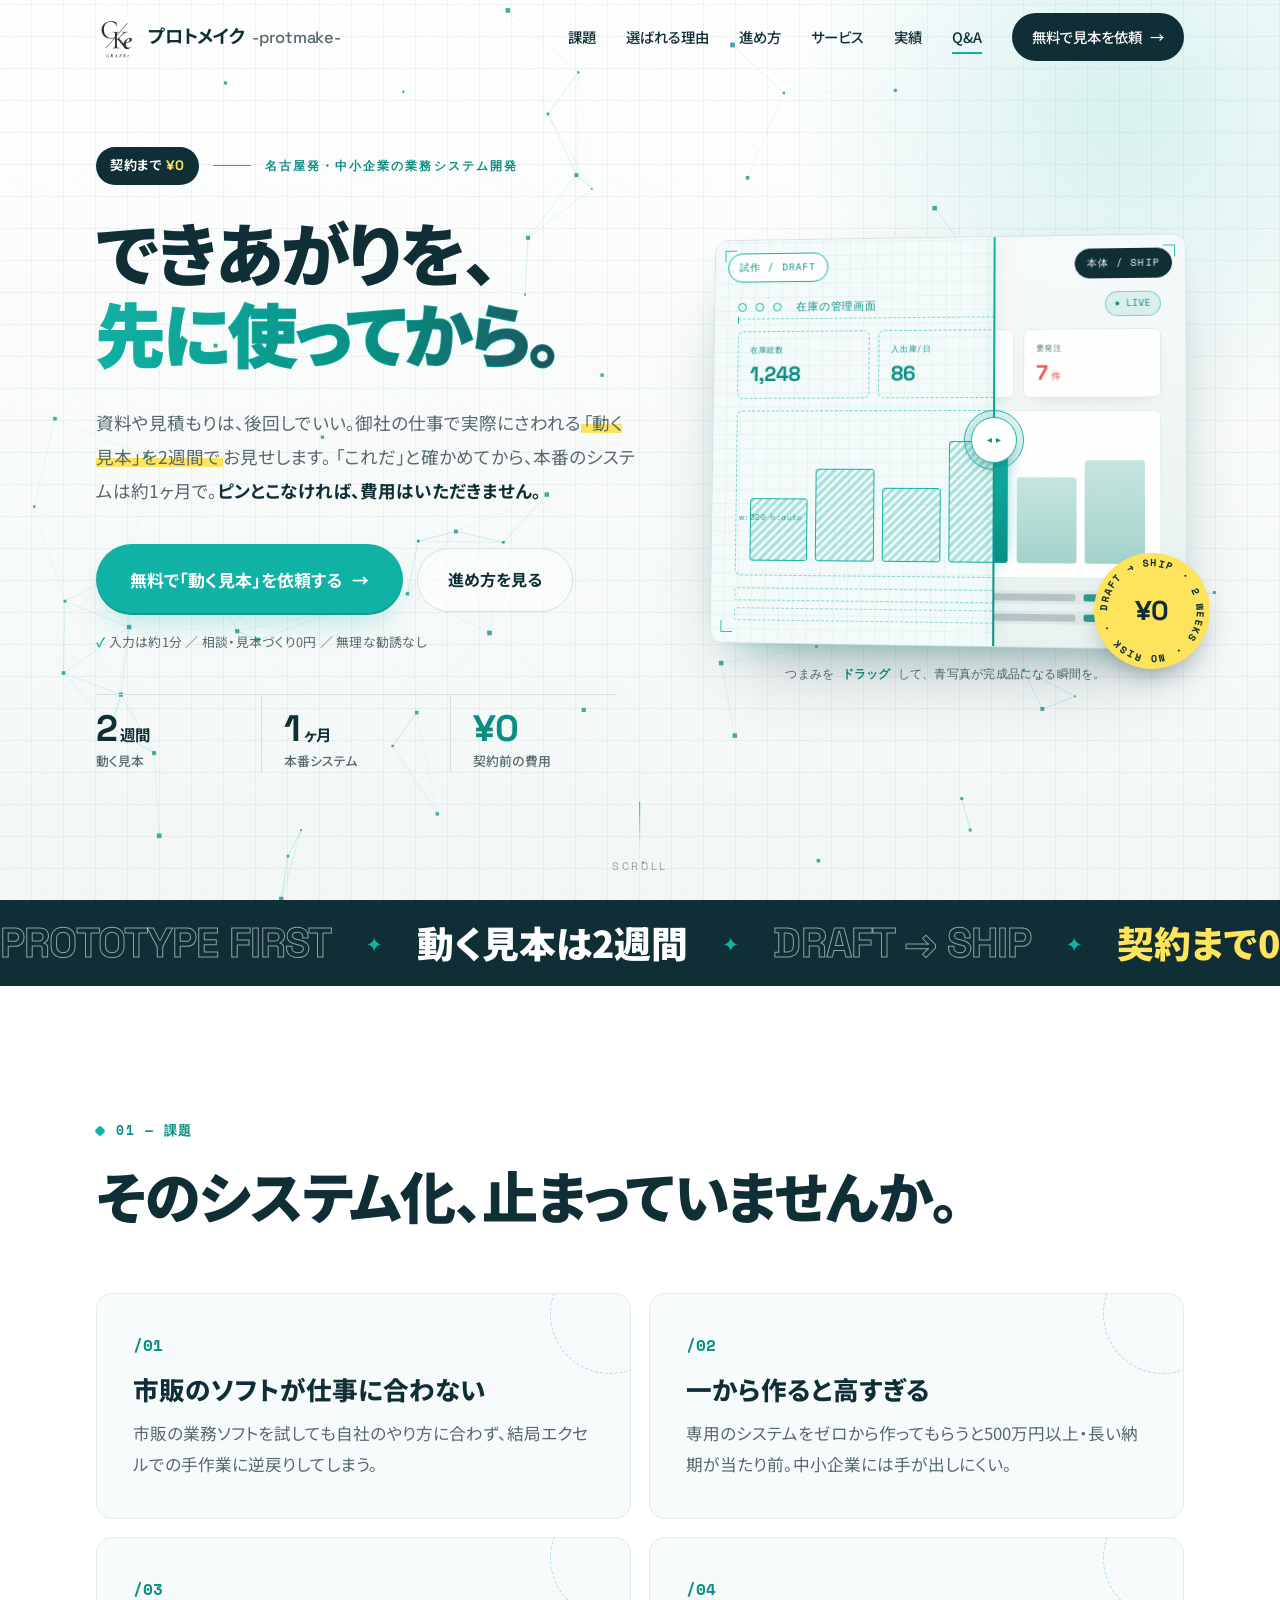
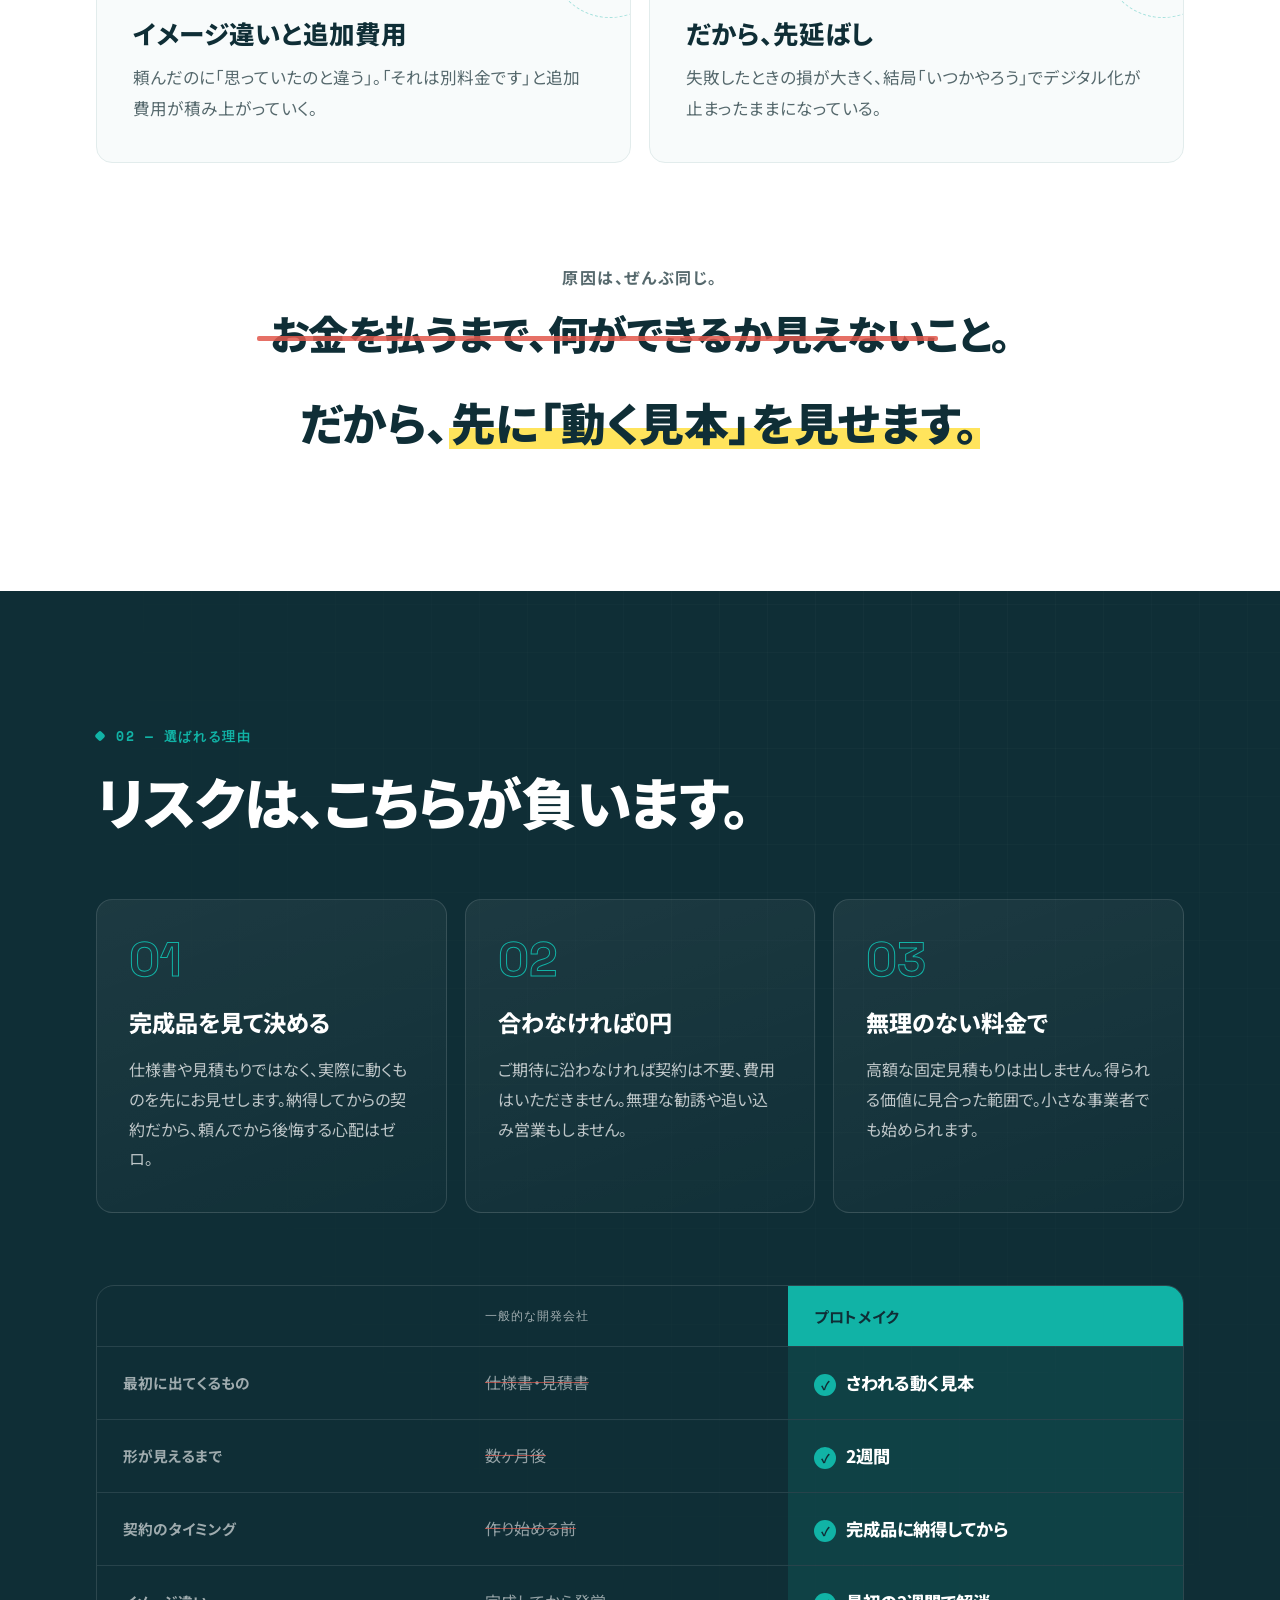
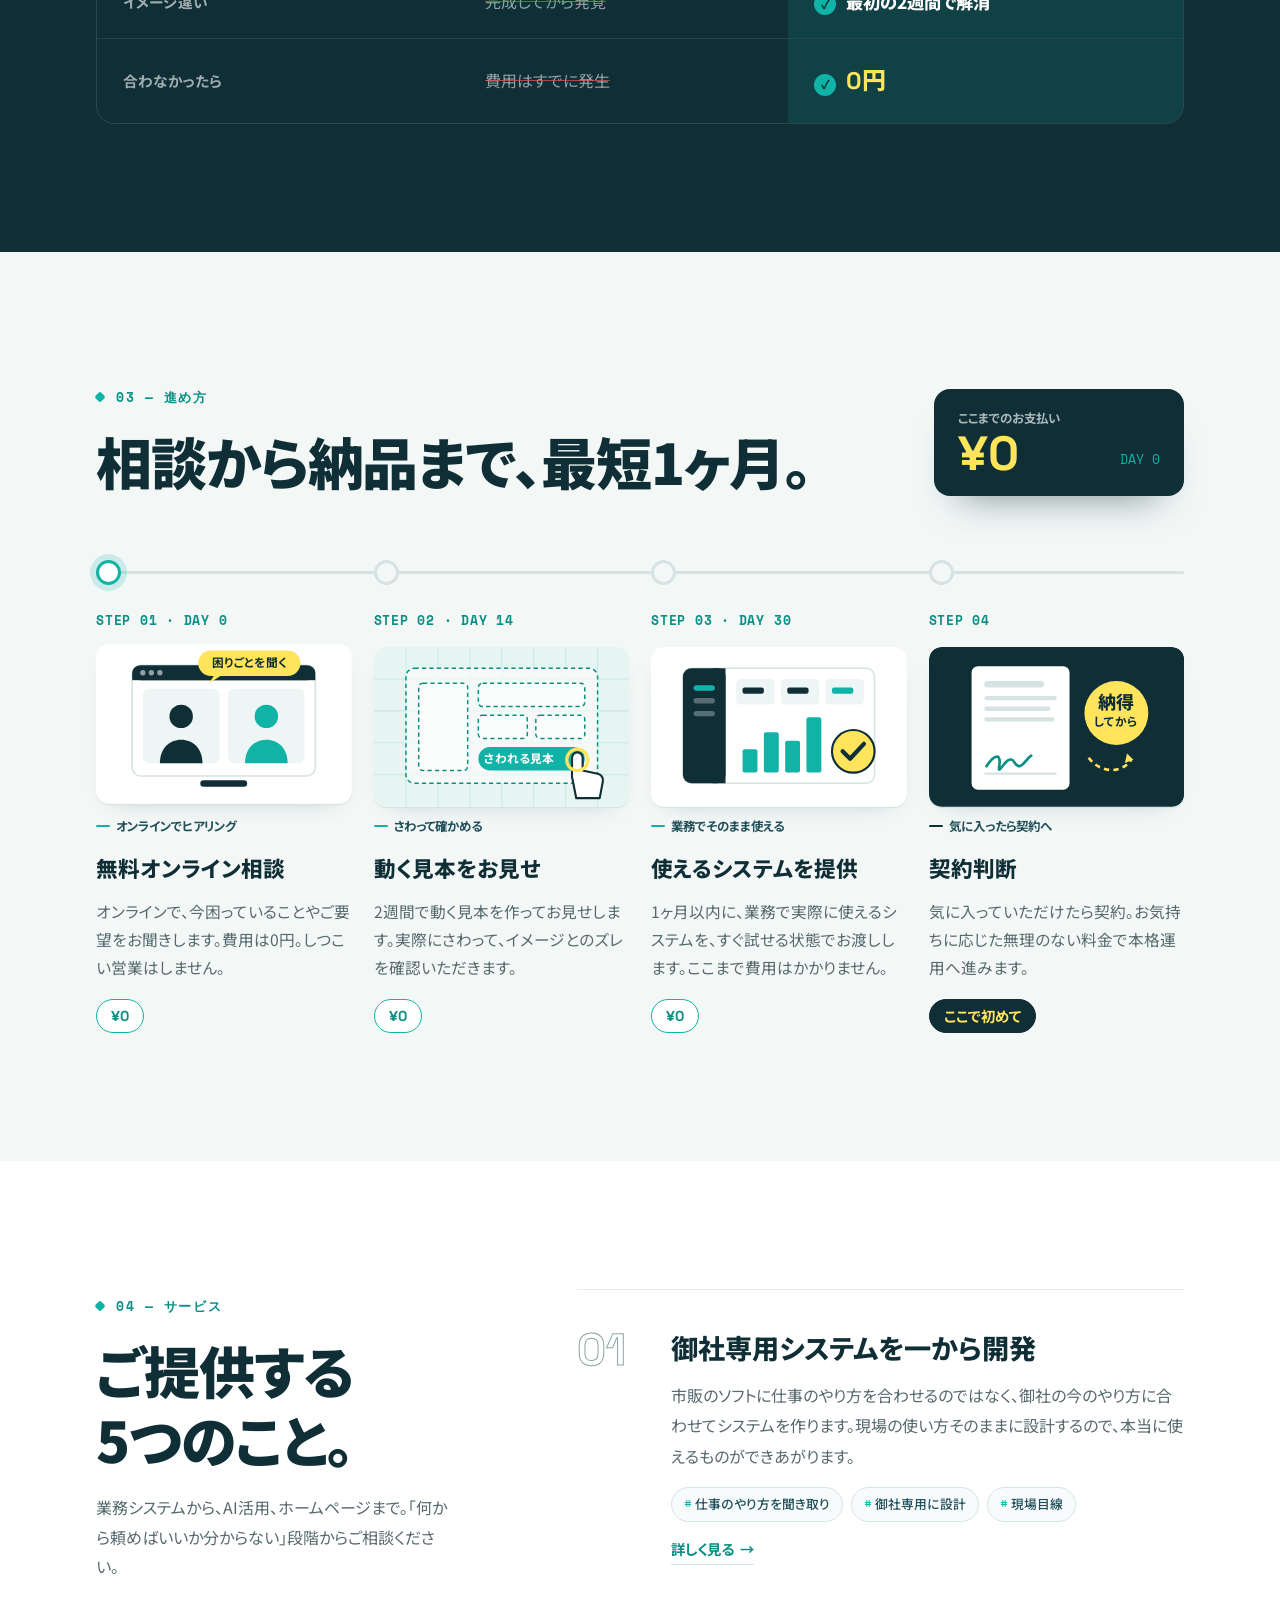
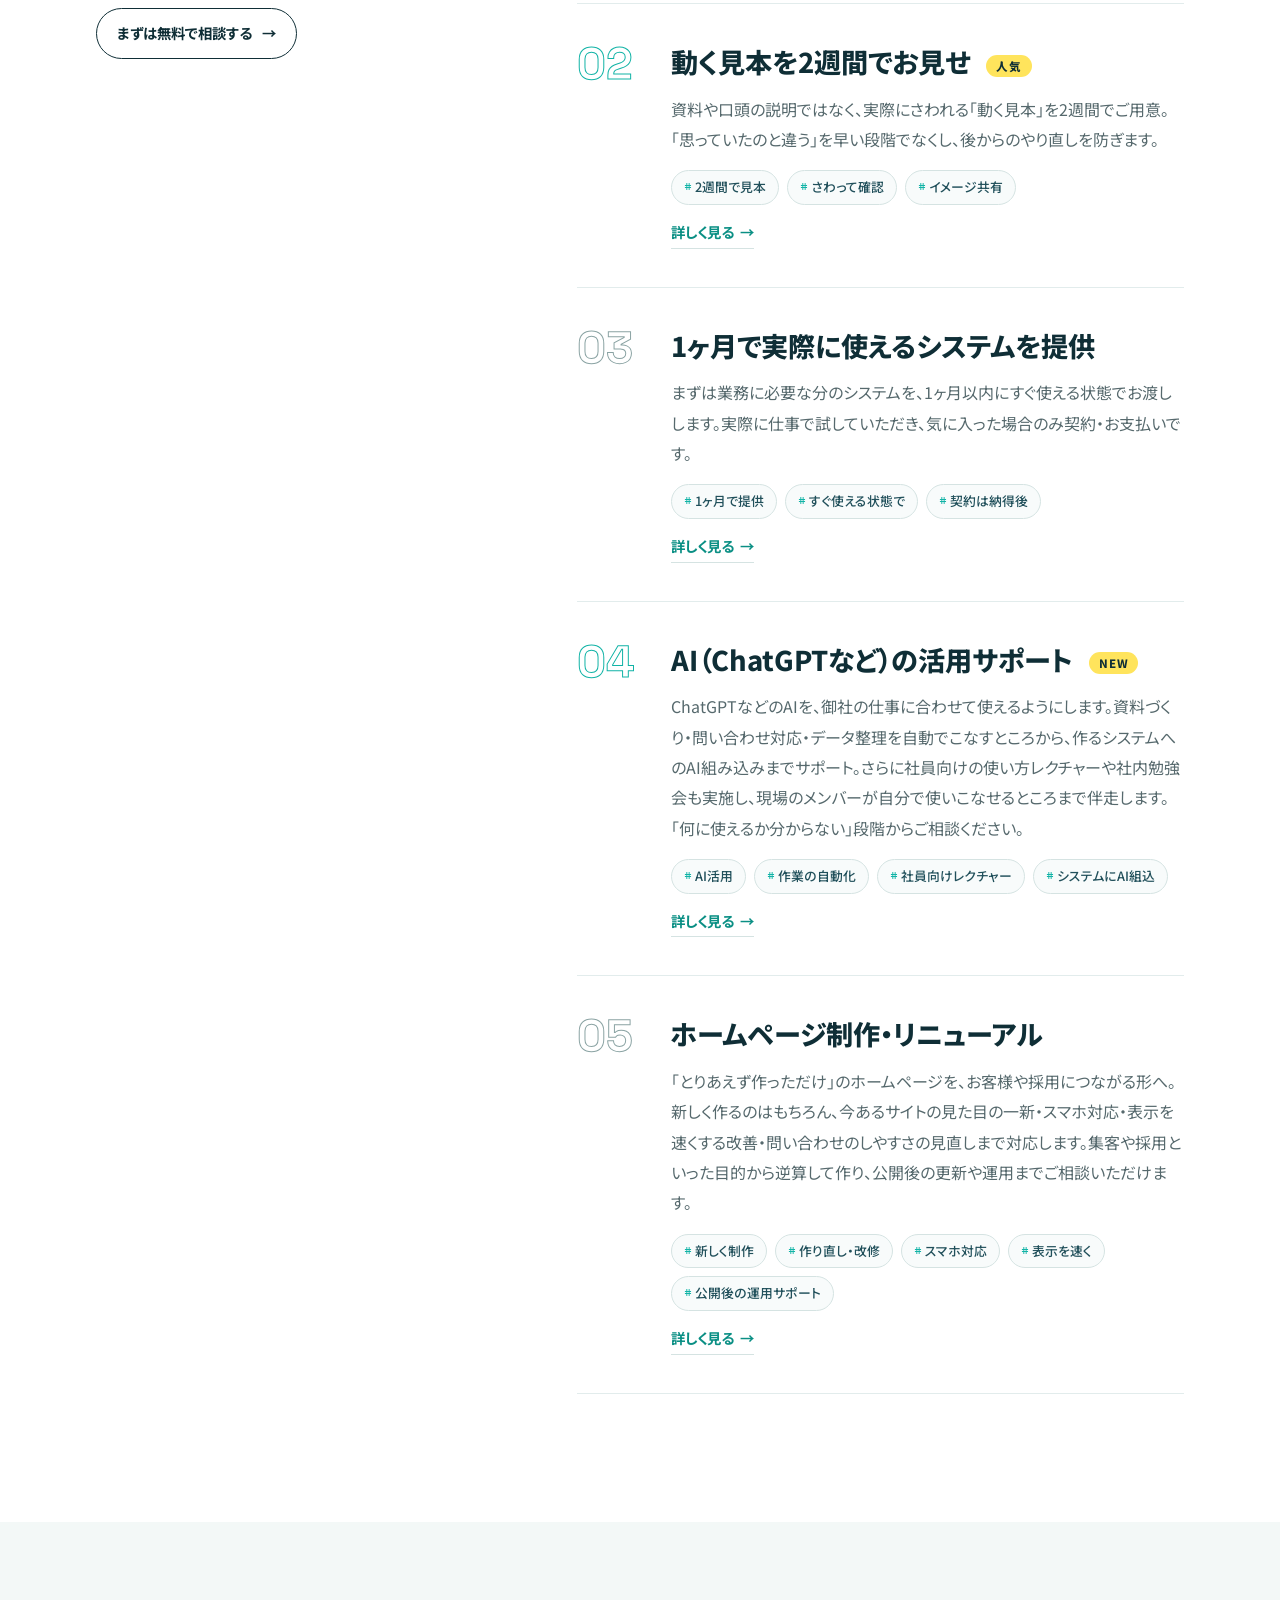
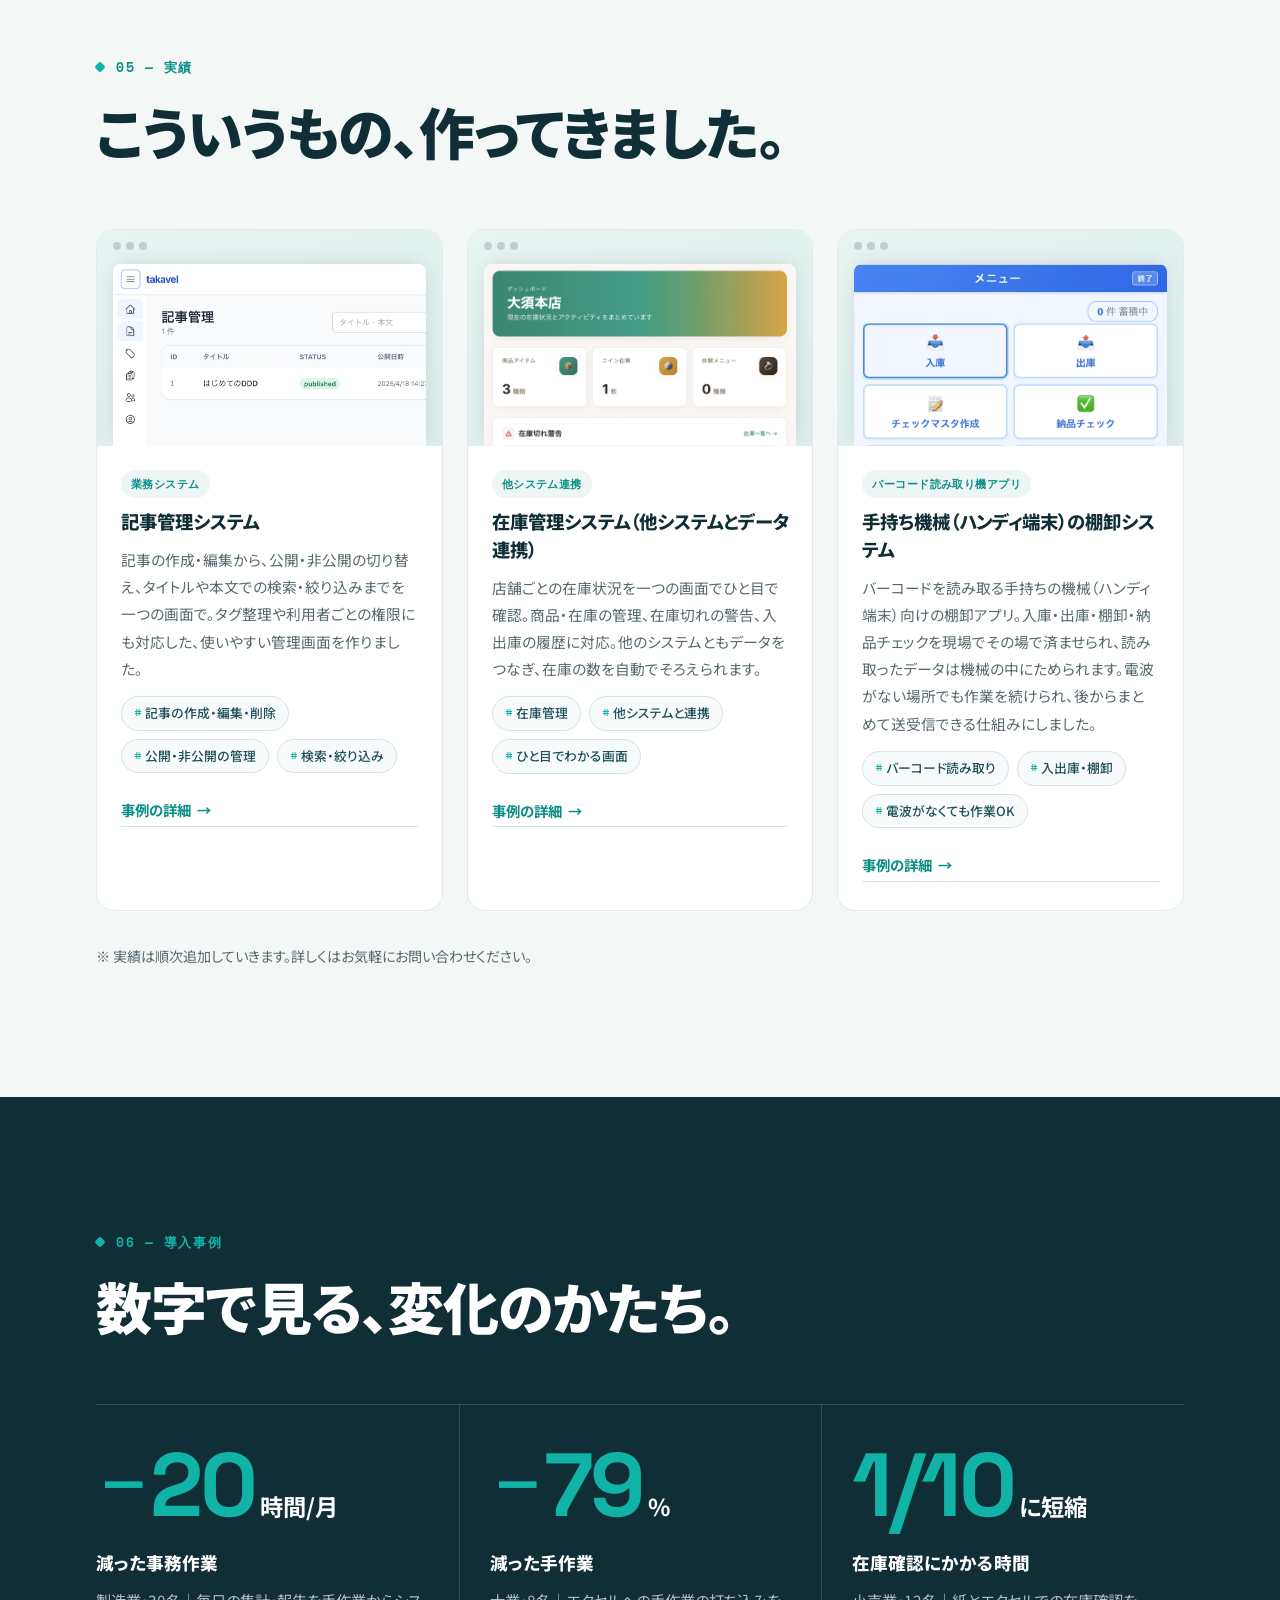
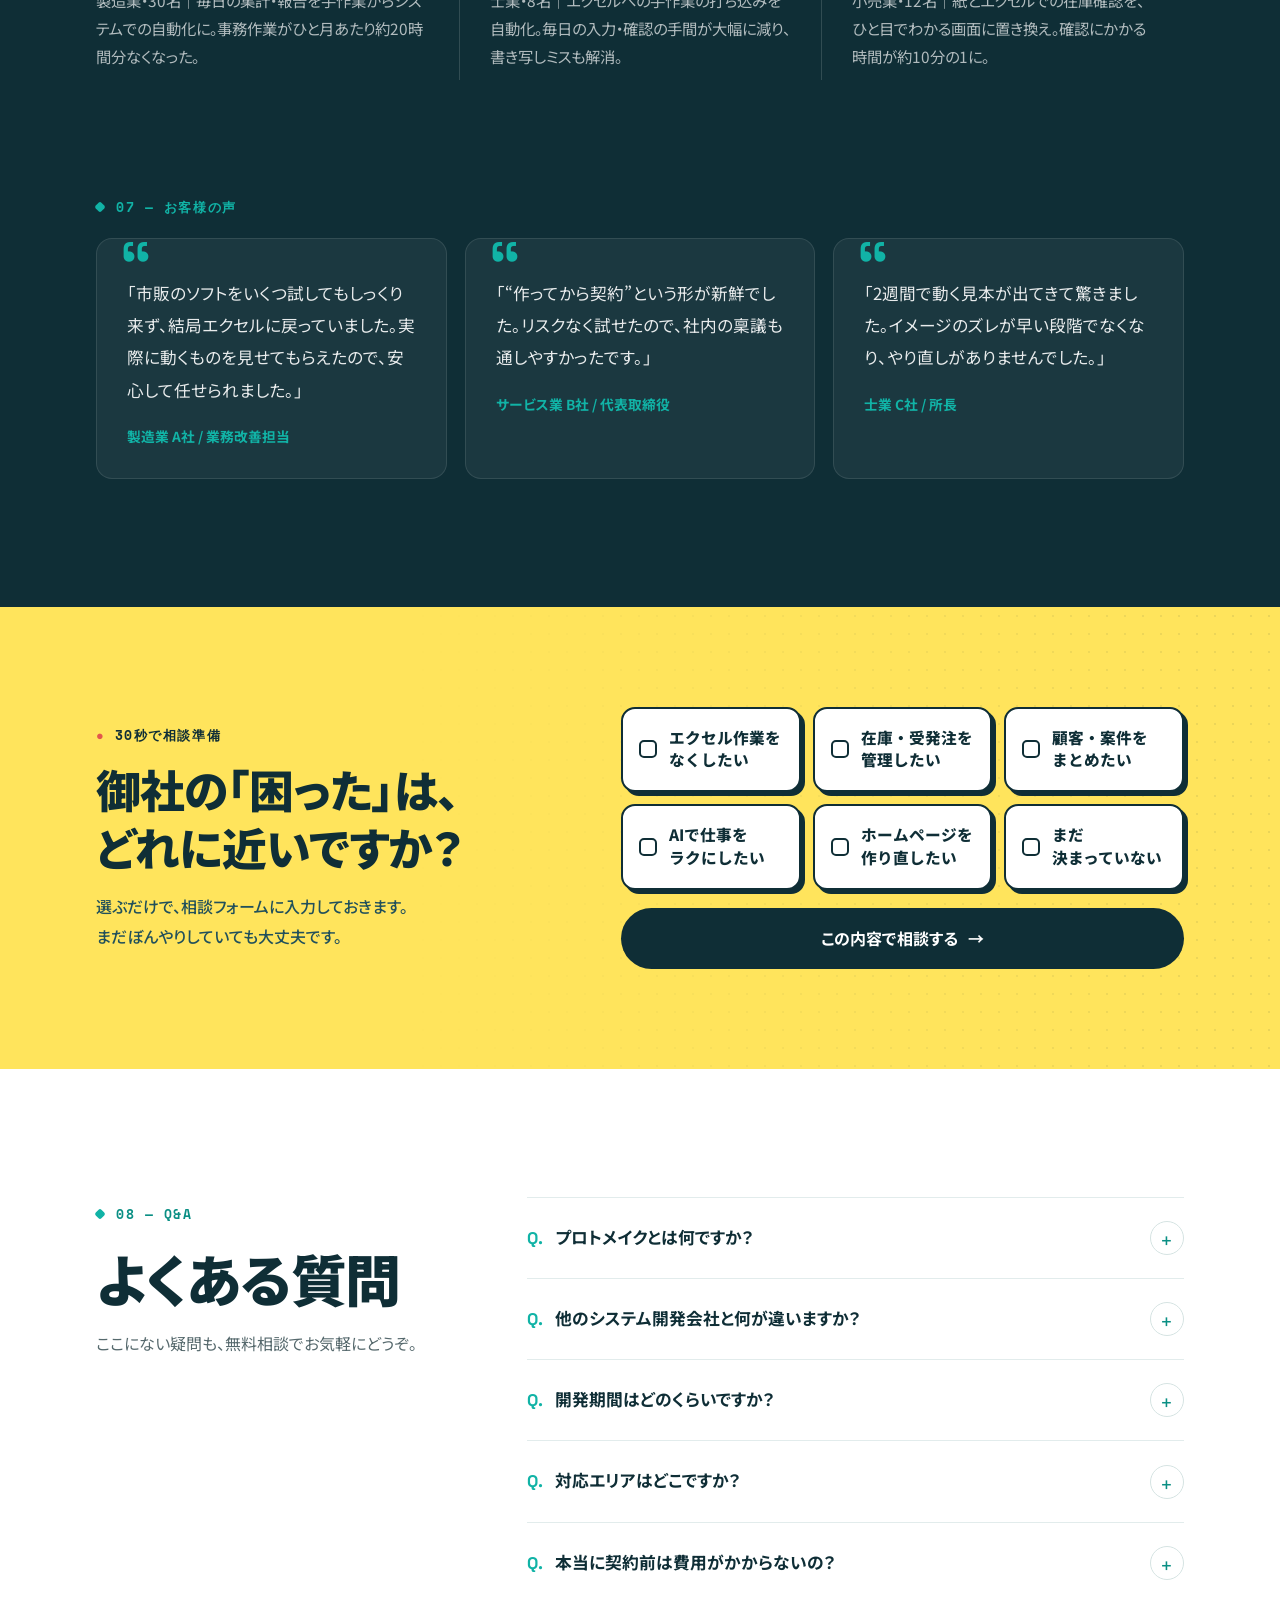
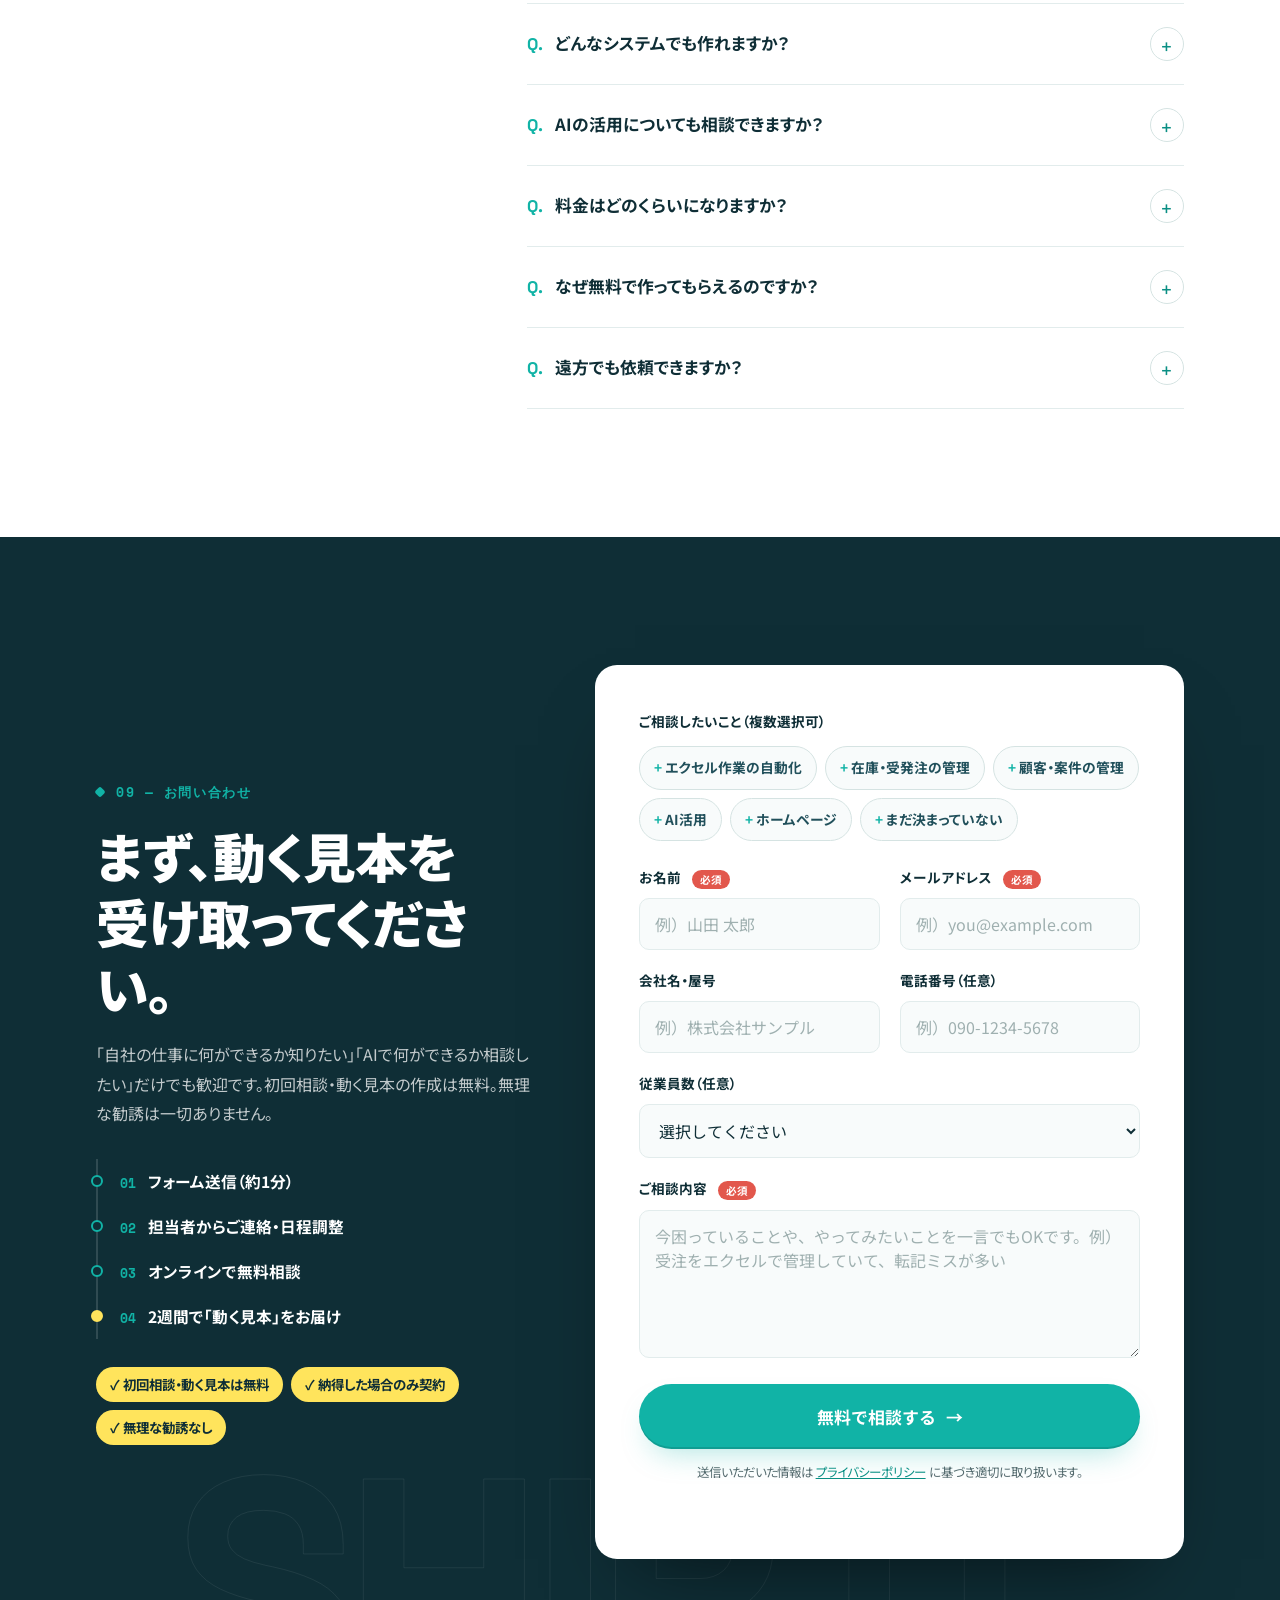
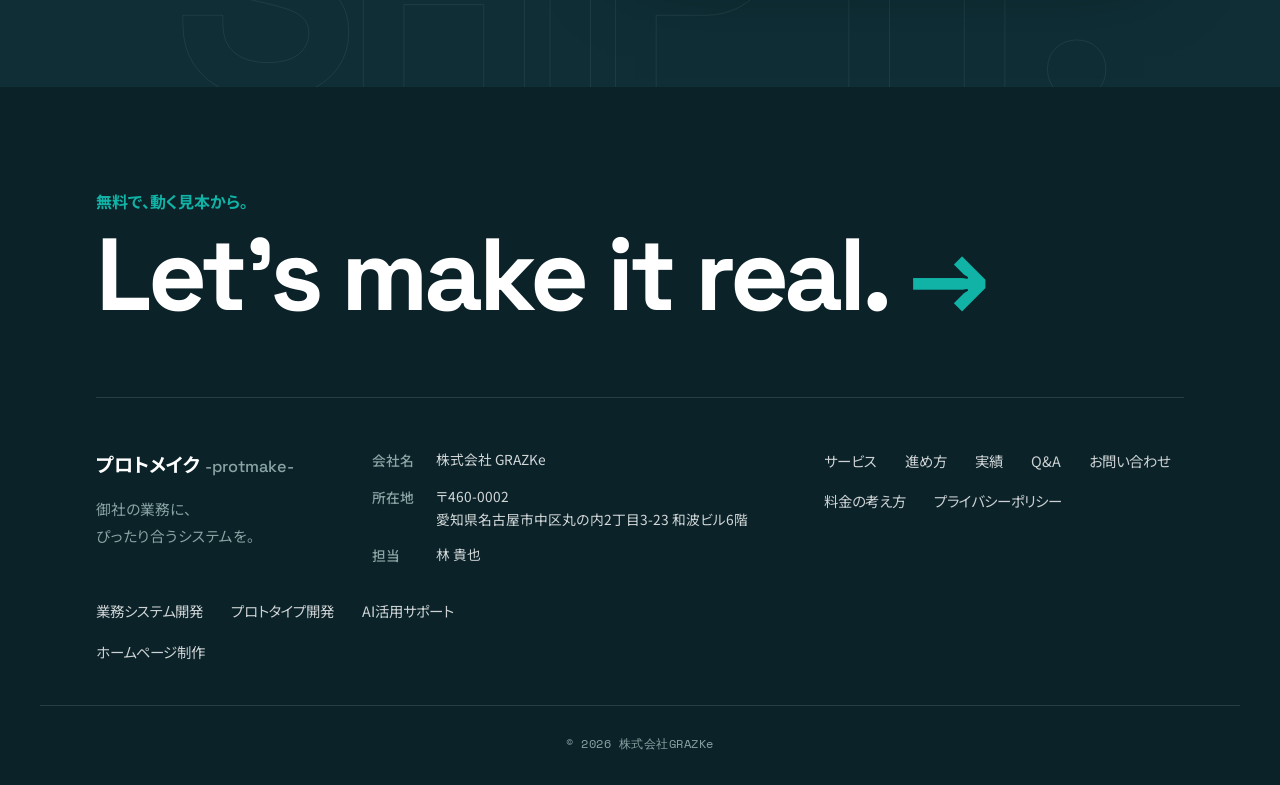
<file: public/index.html>
<!DOCTYPE html>
<html lang="ja">
<head>
  <meta charset="UTF-8" />
  <meta name="viewport" content="width=device-width, initial-scale=1.0" />
  <title>プロトメイク｜動く見本から始める、御社専用のシステム開発</title>
  <meta name="description" content="プロトメイクは、中小企業向けの「動く見本」から始めるシステム開発。資料ではなく実際にさわれる見本を2週間で、実際に使える本番システムを約1ヶ月でお見せします。相談・見本づくりは0円、無理な勧誘なし。" />
  <meta name="keywords" content="プロトメイク,オーダーメイドDX,プロトタイプ開発,MVP開発,業務システム,生成AI活用,中小企業,名古屋,GRAZKe" />
  <meta name="author" content="株式会社GRAZKe" />
  <meta name="robots" content="index, follow, max-image-preview:large, max-snippet:-1, max-video-preview:-1" />
  <link rel="canonical" href="https://protmake.com/" />
  <link rel="alternate" hreflang="ja" href="https://protmake.com/" />
  <meta name="theme-color" content="#173a44" />
  <link rel="icon" href="logo-grazke.png" type="image/png" />
  <link rel="apple-touch-icon" href="logo-grazke.png" />

  <!-- Open Graph -->
  <meta property="og:site_name" content="プロトメイク" />
  <meta property="og:title" content="プロトメイク｜動く見本から始める、御社専用のシステム開発" />
  <meta property="og:description" content="資料や見積もりの前に、まず実際にさわれる「動く見本」を2週間で。本番システムは約1ヶ月。ピンとこなければ費用はいただきません。" />
  <meta property="og:type" content="website" />
  <meta property="og:url" content="https://protmake.com/" />
  <meta property="og:locale" content="ja_JP" />
  <meta property="og:image" content="https://protmake.com/og.png" />
  <meta property="og:image:width" content="1200" />
  <meta property="og:image:height" content="630" />
  <meta property="og:image:alt" content="プロトメイク｜株式会社GRAZKe" />

  <!-- Twitter Card -->
  <meta name="twitter:card" content="summary_large_image" />
  <meta name="twitter:title" content="プロトメイク｜動く見本から始める、御社専用のシステム開発" />
  <meta name="twitter:description" content="資料や見積もりの前に、まず実際にさわれる「動く見本」を2週間で。本番システムは約1ヶ月。ピンとこなければ費用はいただきません。" />
  <meta name="twitter:image" content="https://protmake.com/og.png" />

  <!-- LLMO: AI向けサイト概要 -->
  <link rel="alternate" type="text/plain" href="/llms.txt" title="LLM向けサイト概要" />

  <link rel="preconnect" href="https://fonts.googleapis.com" />
  <link rel="preconnect" href="https://fonts.gstatic.com" crossorigin />
  <link href="https://fonts.googleapis.com/css2?family=Noto+Sans+JP:wght@400;500;700;900&family=Space+Grotesk:wght@400;500;600;700&family=Space+Mono:wght@400;700&display=swap" rel="stylesheet" />
  <link rel="stylesheet" href="styles.css" />
  <script>
    // JS有効時のみ入場アニメーション用の初期状態にする（読み込み失敗時も2.5秒で必ず表示）
    document.documentElement.classList.add('js');
    setTimeout(function () { document.documentElement.classList.add('is-loaded'); }, 2500);
  </script>

  <script type="application/ld+json">
  {
    "@context": "https://schema.org",
    "@graph": [
      {
        "@type": "Organization",
        "@id": "https://protmake.com/#organization",
        "name": "株式会社GRAZKe",
        "alternateName": "プロトメイク -protmake-",
        "url": "https://protmake.com/",
        "logo": "https://protmake.com/logo-grazke.png",
        "description": "名古屋を拠点に、中小企業向けの業務システム開発・プロトタイプ開発・生成AI活用支援・ホームページ制作を行う会社。サービス名「プロトメイク」。",
        "areaServed": { "@type": "Country", "name": "日本" },
        "knowsAbout": ["業務システム開発", "プロトタイプ開発", "MVP開発", "在庫管理システム", "棚卸システム", "ハンディ端末アプリ", "生成AI活用", "ChatGPT導入支援", "ホームページ制作"],
        "address": {
          "@type": "PostalAddress",
          "postalCode": "460-0002",
          "addressRegion": "愛知県",
          "addressLocality": "名古屋市中区",
          "streetAddress": "丸の内2丁目3-23 和波ビル6階",
          "addressCountry": "JP"
        },
        "contactPoint": {
          "@type": "ContactPoint",
          "contactType": "customer service",
          "url": "https://protmake.com/#contact",
          "availableLanguage": "Japanese"
        }
      },
      {
        "@type": "WebSite",
        "@id": "https://protmake.com/#website",
        "url": "https://protmake.com/",
        "name": "プロトメイク",
        "description": "中小企業向けに、動く見本から始める御社専用のシステム開発サービス",
        "publisher": { "@id": "https://protmake.com/#organization" },
        "inLanguage": "ja"
      },
      {
        "@type": "ProfessionalService",
        "@id": "https://protmake.com/#service",
        "name": "プロトメイク",
        "url": "https://protmake.com/",
        "description": "実際にさわれる「動く見本」を2週間でお見せし、約1ヶ月で実際に使えるシステムを提供する、御社専用のシステム開発。初回相談・見本づくりは無料。",
        "provider": { "@id": "https://protmake.com/#organization" },
        "areaServed": "JP",
        "serviceType": ["オーダーメイドDX開発", "プロトタイプ開発", "MVP開発", "業務システム開発", "生成AI導入支援"],
        "offers": {
          "@type": "Offer",
          "description": "初回相談・動く見本づくり・使えるシステムのお渡しまで費用0円。納得後に契約。",
          "price": "0",
          "priceCurrency": "JPY"
        },
        "hasOfferCatalog": {
          "@type": "OfferCatalog",
          "name": "プロトメイクの提供サービス",
          "itemListElement": [
            {
              "@type": "Offer",
              "itemOffered": {
                "@type": "Service",
                "name": "御社専用システムを一から開発",
                "url": "https://protmake.com/service/system",
                "description": "市販のソフトに業務を合わせるのではなく、御社の今のやり方に合わせて設計・開発する、フルオーダーメイドの業務システム開発。"
              }
            },
            {
              "@type": "Offer",
              "itemOffered": {
                "@type": "Service",
                "name": "動く見本を2週間でお見せ",
                "url": "https://protmake.com/service/prototype",
                "description": "実際にさわれる動く見本（プロトタイプ）を2週間で用意し、イメージのズレや後からのやり直しを防ぐプロトタイプ開発。"
              }
            },
            {
              "@type": "Offer",
              "itemOffered": {
                "@type": "Service",
                "name": "1ヶ月で実際に使えるシステムを提供",
                "url": "https://protmake.com/service/prototype",
                "description": "業務に必要な分のシステム（MVP）を約1ヶ月ですぐ使える状態でお渡し。気に入った場合のみ契約。"
              }
            },
            {
              "@type": "Offer",
              "itemOffered": {
                "@type": "Service",
                "name": "AI（ChatGPTなど）の活用サポート",
                "url": "https://protmake.com/service/ai",
                "description": "仕事へのAI活用、作るシステムへのAI組み込み、社員向けの使い方レクチャー・社内勉強会まで対応。"
              }
            },
            {
              "@type": "Offer",
              "itemOffered": {
                "@type": "Service",
                "name": "ホームページ制作・リニューアル",
                "url": "https://protmake.com/service/web",
                "description": "新規制作、作り直し、スマホ対応、表示の高速化、公開後の運用サポートまで、集客や採用の目的から逆算して制作。"
              }
            }
          ]
        }
      },
      {
        "@type": "FAQPage",
        "@id": "https://protmake.com/#faq",
        "mainEntity": [
          {
            "@type": "Question",
            "name": "プロトメイクとは何ですか？",
            "acceptedAnswer": {
              "@type": "Answer",
              "text": "プロトメイクは、株式会社GRAZKeが提供する中小企業向けの「動く見本（プロトタイプ）」から始めるシステム開発サービスです。資料や見積もりの前に、実際にさわれる動く見本を2週間でお見せし、業務で使える本番システムを約1ヶ月で提供します。初回相談・見本づくりは無料で、納得いただけた場合のみ契約・お支払いです。"
            }
          },
          {
            "@type": "Question",
            "name": "他のシステム開発会社と何が違いますか？",
            "acceptedAnswer": {
              "@type": "Answer",
              "text": "一般的な開発会社は仕様書や見積もりが先ですが、プロトメイクは先に「動く見本」をお見せします。実際に使える完成品を確認し、納得してからの契約なので「思っていたのと違う」「追加費用が積み上がる」といった失敗が起きません。気に入らなければ費用は0円です。"
            }
          },
          {
            "@type": "Question",
            "name": "開発期間はどのくらいですか？",
            "acceptedAnswer": {
              "@type": "Answer",
              "text": "実際にさわれる動く見本は2週間で、業務で使える本番システムは相談から最短約1ヶ月でお渡しします。"
            }
          },
          {
            "@type": "Question",
            "name": "対応エリアはどこですか？",
            "acceptedAnswer": {
              "@type": "Answer",
              "text": "全国に対応しています。拠点は愛知県名古屋市ですが、面談はオンライン中心のため地域を問わずご依頼いただけます。必要に応じて訪問でのご相談も可能です。"
            }
          },
          {
            "@type": "Question",
            "name": "本当に契約前は費用がかからないの？",
            "acceptedAnswer": {
              "@type": "Answer",
              "text": "はい。初回相談から、実際に使えるシステムをお渡しするまで費用は0円です。実際に使える状態のシステムを確認し、気に入っていただけた場合のみご契約・お支払いとなります。"
            }
          },
          {
            "@type": "Question",
            "name": "どんなシステムでも作れますか？",
            "acceptedAnswer": {
              "@type": "Answer",
              "text": "日々の仕事をラクにする、御社専用のシステム開発を得意としています。一方で、大規模なサービス開発や、市販のソフトで十分に対応できる業種（飲食業など）は対象外とさせていただく場合があります。"
            }
          },
          {
            "@type": "Question",
            "name": "AIの活用についても相談できますか？",
            "acceptedAnswer": {
              "@type": "Answer",
              "text": "はい。AI（ChatGPTなど）の仕事への活用や、作るシステムへのAI組み込みに加え、社員向けの使い方レクチャー・社内勉強会も承っています。「自社の仕事でAIに何ができるのか知りたい」といった段階からのご相談も歓迎です。"
            }
          },
          {
            "@type": "Question",
            "name": "料金はどのくらいになりますか？",
            "acceptedAnswer": {
              "@type": "Answer",
              "text": "高額な固定見積もりではなく、価値に納得いただいた分でとお願いしています。まずは無料で動く見本をご覧いただき、その上でご判断ください。"
            }
          },
          {
            "@type": "Question",
            "name": "なぜ無料で作ってもらえるのですか？",
            "acceptedAnswer": {
              "@type": "Answer",
              "text": "言葉や資料だけでは価値が伝わりにくいため、先に動くものをお見せする方針だからです。気に入っていただけることに自信があります。"
            }
          },
          {
            "@type": "Question",
            "name": "遠方でも依頼できますか？",
            "acceptedAnswer": {
              "@type": "Answer",
              "text": "はい。面談はオンライン中心で全国対応しています。必要に応じて訪問でのご相談もご相談ください。"
            }
          }
        ]
      },
      {
        "@type": "HowTo",
        "@id": "https://protmake.com/#howto",
        "name": "プロトメイクの進め方（相談から納品まで）",
        "description": "相談から実際に使えるシステムの納品まで、最短1ヶ月。契約までは費用0円で進められます。",
        "totalTime": "P1M",
        "estimatedCost": {
          "@type": "MonetaryAmount",
          "currency": "JPY",
          "value": "0"
        },
        "step": [
          {
            "@type": "HowToStep",
            "position": 1,
            "name": "無料オンライン相談",
            "text": "オンラインで、今困っていることやご要望をお聞きします。費用は0円で、しつこい営業はしません。",
            "url": "https://protmake.com/#flow"
          },
          {
            "@type": "HowToStep",
            "position": 2,
            "name": "動く見本をお見せ",
            "text": "2週間で動く見本を作ってお見せします。実際にさわって、イメージとのズレを確認いただきます。",
            "url": "https://protmake.com/#flow"
          },
          {
            "@type": "HowToStep",
            "position": 3,
            "name": "使えるシステムを提供",
            "text": "1ヶ月以内に、業務で実際に使えるシステムを、すぐ試せる状態でお渡しします。ここまで費用はかかりません。",
            "url": "https://protmake.com/#flow"
          },
          {
            "@type": "HowToStep",
            "position": 4,
            "name": "契約判断",
            "text": "気に入っていただけたら契約。お気持ちに応じた無理のない料金で本格運用へ進みます。",
            "url": "https://protmake.com/#flow"
          }
        ]
      },
      {
        "@type": "WebPage",
        "@id": "https://protmake.com/#webpage",
        "url": "https://protmake.com/",
        "name": "プロトメイク｜動く見本から始める、御社専用のシステム開発",
        "isPartOf": { "@id": "https://protmake.com/#website" },
        "about": { "@id": "https://protmake.com/#service" },
        "primaryImageOfPage": "https://protmake.com/og.png",
        "dateModified": "2026-10-01",
        "inLanguage": "ja",
        "speakable": {
          "@type": "SpeakableSpecification",
          "cssSelector": ["h1.hero__title", "p.hero__lead", ".faq__list"]
        }
      }
    ]
  }
  </script>
</head>
<body>
  <!-- grain overlay -->
  <div class="grain" aria-hidden="true"></div>
  <!-- scroll progress -->
  <div class="progress" aria-hidden="true"><span id="progressBar"></span></div>

  <!-- ===== Header ===== -->
  <header class="header" id="header">
    <div class="shell header__inner">
      <a href="#hero" class="logo">
        <img src="logo-grazke.webp" alt="株式会社GRAZKe" class="logo__img" width="256" height="256" />
        <span class="logo__name">プロトメイク <em>-protmake-</em></span>
      </a>
      <nav class="nav" id="nav">
        <a href="#problem">課題</a>
        <a href="#reason">選ばれる理由</a>
        <a href="#flow">進め方</a>
        <a href="#service">サービス</a>
        <a href="#works">実績</a>
        <a href="#faq">Q&amp;A</a>
        <a href="#contact" class="nav__cta" data-cta="header">無料で見本を依頼 <span>→</span></a>
      </nav>
      <button class="burger" id="navToggle" aria-label="メニュー" aria-expanded="false" aria-controls="nav"><span></span><span></span></button>
    </div>
  </header>

  <main id="main">
  <!-- ===== Hero ===== -->
  <section class="hero" id="hero">
    <canvas class="hero__canvas" id="bgCanvas" aria-hidden="true"></canvas>
    <div class="hero__glow" aria-hidden="true"></div>
    <div class="shell hero__inner">
      <div class="hero__copy">
        <p class="hero__eyebrow"><span class="hero__badge">契約まで <b>¥0</b></span><span class="line"></span>名古屋発・中小企業の業務システム開発</p>
        <h1 class="hero__title">
          <span class="hero__line"><span class="hero__line-in">できあがりを、</span></span>
          <span class="hero__line"><span class="hero__line-in"><span class="stroke" data-text="先に使ってから。">先に使ってから。</span></span></span>
        </h1>
        <p class="hero__lead">
          資料や見積もりは、後回しでいい。御社の仕事で実際にさわれる<mark>「動く見本」を2週間で</mark>お見せします。
          「これだ」と確かめてから、本番のシステムは約1ヶ月で。<strong>ピンとこなければ、費用はいただきません。</strong>
        </p>
        <div class="hero__actions">
          <a href="#contact" class="btn btn--solid btn--lg magnetic" data-cta="hero">
            <span>無料で「動く見本」を依頼する</span><i class="btn__arrow">→</i>
          </a>
          <a href="#flow" class="btn btn--ghost">進め方を見る</a>
        </div>
        <p class="hero__micro"><span>入力は約1分</span> ／ <span>相談・見本づくり0円</span> ／ <span>無理な勧誘なし</span></p>
        <ul class="hero__meta">
          <li><span class="hero__meta-num">2<small>週間</small></span><span class="hero__meta-lab">動く見本</span></li>
          <li><span class="hero__meta-num">1<small>ヶ月</small></span><span class="hero__meta-lab">本番システム</span></li>
          <li><span class="hero__meta-num">¥0</span><span class="hero__meta-lab">契約前の費用</span></li>
        </ul>
      </div>

      <!-- 青写真 → 完成品 リビールスライダー -->
      <div class="hero__mock">
        <div class="drev" id="drev" style="--pos:60%">
          <span class="drev__corner drev__corner--tl"></span><span class="drev__corner drev__corner--tr"></span>
          <span class="drev__corner drev__corner--bl"></span><span class="drev__corner drev__corner--br"></span>

          <!-- SHIP（完成品）レイヤー -->
          <div class="drev__stage">
            <div class="drev__app drev__app--ship">
              <div class="drev__topbar">
                <span class="drev__dot drev__dot--r"></span><span class="drev__dot drev__dot--y"></span><span class="drev__dot drev__dot--g"></span>
                <span class="drev__title">在庫の管理画面</span>
                <span class="drev__pill">● LIVE</span>
              </div>
              <div class="drev__kpis">
                <div class="drev__kpi"><div class="drev__lab">在庫総数</div><div class="drev__num"><span data-count="1248">1,248</span><span>点</span></div></div>
                <div class="drev__kpi"><div class="drev__lab">入出庫/日</div><div class="drev__num"><span data-count="86">86</span><span>件</span></div></div>
                <div class="drev__kpi"><div class="drev__lab">要発注</div><div class="drev__num"><span data-count="7">7</span><span>件</span></div></div>
              </div>
              <div class="drev__chart">
                <span class="drev__col" style="--h:46%"></span><span class="drev__col" style="--h:68%"></span>
                <span class="drev__col" style="--h:54%"></span><span class="drev__col" style="--h:88%"></span>
                <span class="drev__col" style="--h:62%"></span><span class="drev__col" style="--h:74%"></span>
              </div>
              <div class="drev__rows">
                <div class="drev__row"><i class="drev__seg drev__seg--a"></i><i class="drev__seg drev__seg--b"></i><i class="drev__seg drev__seg--c"></i></div>
                <div class="drev__row"><i class="drev__seg drev__seg--a"></i><i class="drev__seg drev__seg--b"></i><i class="drev__seg drev__seg--c"></i></div>
              </div>
            </div>
          </div>

          <!-- DRAFT（青写真）レイヤー・クリップ -->
          <div class="drev__clip">
            <div class="drev__app drev__app--draft">
              <div class="drev__dimline"></div>
              <span class="drev__annot drev__annot--1">REV.A / 試作</span>
              <span class="drev__annot drev__annot--2">w:320 h:auto</span>
              <div class="drev__topbar">
                <span class="drev__dot"></span><span class="drev__dot"></span><span class="drev__dot"></span>
                <span class="drev__title">在庫の管理画面</span>
                <span class="drev__pill">DRAFT</span>
              </div>
              <div class="drev__kpis">
                <div class="drev__kpi"><div class="drev__lab">在庫総数</div><div class="drev__num">1,248</div></div>
                <div class="drev__kpi"><div class="drev__lab">入出庫/日</div><div class="drev__num">86</div></div>
                <div class="drev__kpi"><div class="drev__lab">要発注</div><div class="drev__num">7</div></div>
              </div>
              <div class="drev__chart">
                <span class="drev__col" style="--h:46%"></span><span class="drev__col" style="--h:68%"></span>
                <span class="drev__col" style="--h:54%"></span><span class="drev__col" style="--h:88%"></span>
                <span class="drev__col" style="--h:62%"></span><span class="drev__col" style="--h:74%"></span>
              </div>
              <div class="drev__rows">
                <div class="drev__row"><i class="drev__seg drev__seg--a"></i><i class="drev__seg drev__seg--b"></i><i class="drev__seg drev__seg--c"></i></div>
                <div class="drev__row"><i class="drev__seg drev__seg--a"></i><i class="drev__seg drev__seg--b"></i><i class="drev__seg drev__seg--c"></i></div>
              </div>
            </div>
          </div>

          <span class="drev__tag drev__tag--l">試作 / DRAFT</span>
          <span class="drev__tag drev__tag--r">本体 / SHIP</span>
          <input type="range" min="0" max="100" value="60" id="drevRange" aria-label="試作と本体を切り替えるスライダー" />
          <div class="drev__divider" id="drevDivider"><span class="drev__grip"></span></div>
        </div>
        <div class="hero__sticker" aria-hidden="true">
          <svg viewBox="0 0 120 120"><defs><path id="circ" d="M60,60 m-46,0 a46,46 0 1,1 92,0 a46,46 0 1,1 -92,0" /></defs>
            <text><textPath href="#circ">DRAFT → SHIP ・ 2 WEEKS ・ NO RISK ・ </textPath></text></svg>
          <span>¥0</span>
        </div>
        <p class="drev__hint">つまみを <b>ドラッグ</b> して、青写真が完成品になる瞬間を。</p>
      </div>
    </div>
    <a href="#problem" class="hero__scroll" aria-label="下へスクロール"><span></span>SCROLL</a>
  </section>

  <!-- ===== Marquee ===== -->
  <div class="marquee" aria-hidden="true">
    <div class="marquee__track">
      <span>PROTOTYPE FIRST</span><i>✦</i><b>動く見本は2週間</b><i>✦</i><span>DRAFT → SHIP</span><i>✦</i><b>契約まで0円</b><i>✦</i><span>NO RISK</span><i>✦</i><b>御社専用システム</b><i>✦</i>
      <span>PROTOTYPE FIRST</span><i>✦</i><b>動く見本は2週間</b><i>✦</i><span>DRAFT → SHIP</span><i>✦</i><b>契約まで0円</b><i>✦</i><span>NO RISK</span><i>✦</i><b>御社専用システム</b><i>✦</i>
    </div>
  </div>

  <!-- ===== Problem ===== -->
  <section class="block problem" id="problem">
    <div class="shell">
      <header class="block__head">
        <span class="idx">01 — 課題</span>
        <h2 class="block__title">そのシステム化、<br class="sp" />止まっていませんか。</h2>
      </header>
      <ul class="prob">
        <li>
          <span class="prob__no">/01</span>
          <h3>市販のソフトが仕事に合わない</h3>
          <p>市販の業務ソフトを試しても自社のやり方に合わず、結局エクセルでの手作業に逆戻りしてしまう。</p>
        </li>
        <li>
          <span class="prob__no">/02</span>
          <h3>一から作ると高すぎる</h3>
          <p>専用のシステムをゼロから作ってもらうと500万円以上・長い納期が当たり前。中小企業には手が出しにくい。</p>
        </li>
        <li>
          <span class="prob__no">/03</span>
          <h3>イメージ違いと追加費用</h3>
          <p>頼んだのに「思っていたのと違う」。「それは別料金です」と追加費用が積み上がっていく。</p>
        </li>
        <li>
          <span class="prob__no">/04</span>
          <h3>だから、先延ばし</h3>
          <p>失敗したときの損が大きく、結局「いつかやろう」でデジタル化が止まったままになっている。</p>
        </li>
      </ul>
      <div class="prob__bridge">
        <p class="prob__bridge-sm">原因は、ぜんぶ同じ。</p>
        <p class="prob__bridge-lg"><span class="strike">お金を払うまで、<br class="sp" />何ができるか見えない</span>こと。</p>
        <p class="prob__bridge-ans">だから、<mark>先に「動く見本」を見せます。</mark></p>
      </div>
    </div>
  </section>

  <!-- ===== Reason / Compare ===== -->
  <section class="block reason" id="reason">
    <div class="shell">
      <header class="block__head">
        <span class="idx idx--light">02 — 選ばれる理由</span>
        <h2 class="block__title block__title--light">リスクは、<br class="sp" />こちらが負います。</h2>
      </header>
      <div class="reason__grid">
        <div class="reason__cell">
          <span class="reason__no">01</span>
          <h3>完成品を見て決める</h3>
          <p>仕様書や見積もりではなく、実際に動くものを先にお見せします。納得してからの契約だから、頼んでから後悔する心配はゼロ。</p>
        </div>
        <div class="reason__cell">
          <span class="reason__no">02</span>
          <h3>合わなければ0円</h3>
          <p>ご期待に沿わなければ契約は不要、費用はいただきません。無理な勧誘や追い込み営業もしません。</p>
        </div>
        <div class="reason__cell">
          <span class="reason__no">03</span>
          <h3>無理のない料金で</h3>
          <p>高額な固定見積もりは出しません。得られる価値に見合った範囲で。小さな事業者でも始められます。</p>
        </div>
      </div>

      <div class="cmp" role="table" aria-label="一般的な開発会社とプロトメイクの比較">
        <div class="cmp__row cmp__row--head" role="row">
          <span role="columnheader"></span>
          <span role="columnheader">一般的な開発会社</span>
          <span role="columnheader" class="cmp__us">プロトメイク</span>
        </div>
        <div class="cmp__row" role="row">
          <span role="rowheader">最初に出てくるもの</span>
          <span role="cell">仕様書・見積書</span>
          <span role="cell" class="cmp__us"><b>さわれる動く見本</b></span>
        </div>
        <div class="cmp__row" role="row">
          <span role="rowheader">形が見えるまで</span>
          <span role="cell">数ヶ月後</span>
          <span role="cell" class="cmp__us"><b>2週間</b></span>
        </div>
        <div class="cmp__row" role="row">
          <span role="rowheader">契約のタイミング</span>
          <span role="cell">作り始める前</span>
          <span role="cell" class="cmp__us"><b>完成品に納得してから</b></span>
        </div>
        <div class="cmp__row" role="row">
          <span role="rowheader">イメージ違い</span>
          <span role="cell">完成してから発覚</span>
          <span role="cell" class="cmp__us"><b>最初の2週間で解消</b></span>
        </div>
        <div class="cmp__row" role="row">
          <span role="rowheader">合わなかったら</span>
          <span role="cell">費用はすでに発生</span>
          <span role="cell" class="cmp__us"><b>0円</b></span>
        </div>
      </div>
    </div>
  </section>

  <!-- ===== Flow (¥0 meter) ===== -->
  <section class="block flow" id="flow">
    <div class="shell">
      <header class="block__head block__head--split">
        <div>
          <span class="idx">03 — 進め方</span>
          <h2 class="block__title">相談から納品まで、<br class="sp" />最短1ヶ月。</h2>
        </div>
        <div class="meter" id="meter" aria-hidden="true">
          <span class="meter__lab">ここまでのお支払い</span>
          <span class="meter__val">¥<b>0</b></span>
          <span class="meter__day" id="meterDay">DAY 0</span>
        </div>
      </header>
      <div class="flow__track" id="flowTrack">
        <div class="flow__rail" aria-hidden="true"><span class="flow__fill" id="flowFill"></span></div>
        <ol class="flow__list">
          <li data-day="DAY 0"><span class="flow__node" aria-hidden="true"></span><span class="flow__step">STEP 01 · DAY 0</span><figure class="flow__fig" aria-hidden="true"><svg viewBox="0 0 240 150">
            <rect class="f-paper" x="0" y="0" width="240" height="150" rx="12"/>
            <rect class="f-frame" x="34" y="20" width="172" height="104" rx="8"/>
            <rect class="f-ink" x="34" y="20" width="172" height="14" rx="8"/><rect class="f-ink" x="34" y="28" width="172" height="6"/>
            <circle class="f-dot" cx="44" cy="27" r="2.5"/><circle class="f-dot" cx="52" cy="27" r="2.5"/><circle class="f-dot" cx="60" cy="27" r="2.5"/>
            <rect class="f-soft" x="44" y="42" width="72" height="70" rx="6"/><rect class="f-soft" x="124" y="42" width="72" height="70" rx="6"/>
            <circle class="f-ink" cx="80" cy="68" r="11"/><path class="f-ink" d="M60 112c0-14 9-22 20-22s20 8 20 22z"/>
            <circle class="f-teal" cx="160" cy="68" r="11"/><path class="f-teal" d="M140 112c0-14 9-22 20-22s20 8 20 22z"/>
            <rect class="f-mark" x="96" y="6" width="96" height="24" rx="12"/><path class="f-mark" d="M112 28l-6 9 14-9z"/>
            <text class="f-txt" x="144" y="22" text-anchor="middle">困りごとを聞く</text>
            <rect class="f-ink" x="98" y="128" width="44" height="6" rx="3"/>
          </svg><figcaption>オンラインでヒアリング</figcaption></figure><h3>無料オンライン相談</h3><p>オンラインで、今困っていることやご要望をお聞きします。費用は0円。しつこい営業はしません。</p><span class="flow__cost">¥0</span></li>
          <li data-day="DAY 14"><span class="flow__node" aria-hidden="true"></span><span class="flow__step">STEP 02 · DAY 14</span><figure class="flow__fig" aria-hidden="true"><svg viewBox="0 0 240 150">
            <rect class="f-blue" x="0" y="0" width="240" height="150" rx="12"/>
            <g class="f-grid"><path d="M0 30H240M0 60H240M0 90H240M0 120H240M30 0V150M60 0V150M90 0V150M120 0V150M150 0V150M180 0V150M210 0V150"/></g>
            <rect class="f-dash" x="30" y="20" width="180" height="108" rx="8"/>
            <rect class="f-dash" x="42" y="34" width="46" height="82" rx="4"/>
            <rect class="f-dash" x="98" y="34" width="100" height="22" rx="4"/>
            <rect class="f-dash" x="98" y="64" width="46" height="22" rx="4"/><rect class="f-dash" x="152" y="64" width="46" height="22" rx="4"/>
            <rect class="f-tealbtn" x="98" y="94" width="100" height="22" rx="11"/>
            <text class="f-txt f-txt--w" x="136" y="109" text-anchor="middle">さわれる見本</text>
            <path class="f-hand" d="M186 122l0-18a5 5 0 0 1 10 0v12l14 3a6 6 0 0 1 5 7l-3 16h-22z"/>
            <circle class="f-ring" cx="191" cy="106" r="10"/>
          </svg><figcaption>さわって確かめる</figcaption></figure><h3>動く見本をお見せ</h3><p>2週間で動く見本を作ってお見せします。実際にさわって、イメージとのズレを確認いただきます。</p><span class="flow__cost">¥0</span></li>
          <li data-day="DAY 30"><span class="flow__node" aria-hidden="true"></span><span class="flow__step">STEP 03 · DAY 30</span><figure class="flow__fig" aria-hidden="true"><svg viewBox="0 0 240 150">
            <rect class="f-paper" x="0" y="0" width="240" height="150" rx="12"/>
            <rect class="f-frame" x="30" y="20" width="180" height="108" rx="8"/>
            <rect class="f-ink" x="30" y="20" width="40" height="108" rx="8"/><rect class="f-ink" x="58" y="20" width="12" height="108"/>
            <rect class="f-teal" x="40" y="36" width="20" height="5" rx="2.5"/><rect class="f-dim" x="40" y="48" width="20" height="5" rx="2.5"/><rect class="f-dim" x="40" y="60" width="20" height="5" rx="2.5"/>
            <rect class="f-soft" x="80" y="30" width="36" height="24" rx="4"/><rect class="f-soft" x="122" y="30" width="36" height="24" rx="4"/><rect class="f-soft" x="164" y="30" width="36" height="24" rx="4"/>
            <rect class="f-ink" x="86" y="38" width="20" height="6" rx="2"/><rect class="f-ink" x="128" y="38" width="20" height="6" rx="2"/><rect class="f-teal" x="170" y="38" width="20" height="6" rx="2"/>
            <rect class="f-teal" x="86" y="96" width="14" height="22" rx="2"/><rect class="f-teal" x="106" y="80" width="14" height="38" rx="2"/><rect class="f-teal" x="126" y="88" width="14" height="30" rx="2"/><rect class="f-teal" x="146" y="66" width="14" height="52" rx="2"/>
            <circle class="f-mark f-stroke" cx="190" cy="98" r="20"/><path class="f-check" d="M180 98l7 7 13-14"/>
          </svg><figcaption>業務でそのまま使える</figcaption></figure><h3>使えるシステムを提供</h3><p>1ヶ月以内に、業務で実際に使えるシステムを、すぐ試せる状態でお渡しします。ここまで費用はかかりません。</p><span class="flow__cost">¥0</span></li>
          <li data-day="契約判断" class="flow__last"><span class="flow__node" aria-hidden="true"></span><span class="flow__step">STEP 04</span><figure class="flow__fig flow__fig--go" aria-hidden="true"><svg viewBox="0 0 240 150">
            <rect class="f-inkbg" x="0" y="0" width="240" height="150" rx="12"/>
            <rect class="f-sheet" x="40" y="18" width="92" height="116" rx="6"/>
            <rect class="f-dim2" x="52" y="32" width="56" height="6" rx="3"/><rect class="f-dim2" x="52" y="46" width="68" height="4" rx="2"/><rect class="f-dim2" x="52" y="56" width="62" height="4" rx="2"/><rect class="f-dim2" x="52" y="66" width="66" height="4" rx="2"/>
            <path class="f-sign" d="M54 112c8-12 14-12 12 0s8-14 14-4 10-2 16-6"/>
            <rect class="f-dim2" x="52" y="118" width="68" height="2" rx="1"/>
            <circle class="f-mark" cx="176" cy="62" r="30"/>
            <text class="f-big" x="176" y="58" text-anchor="middle">納得</text><text class="f-txt" x="176" y="74" text-anchor="middle">してから</text>
            <path class="f-arrow" d="M150 104c10 14 30 16 40 2"/><path class="f-arrowhead" d="M186 100l6 6-8 3z"/>
          </svg><figcaption>気に入ったら契約へ</figcaption></figure><h3>契約判断</h3><p>気に入っていただけたら契約。お気持ちに応じた無理のない料金で本格運用へ進みます。</p><span class="flow__cost flow__cost--go">ここで初めて</span></li>
        </ol>
      </div>
    </div>
  </section>

  <!-- ===== Service ===== -->
  <section class="block service" id="service">
    <div class="shell service__inner">
      <header class="block__head service__head">
        <span class="idx">04 — サービス</span>
        <h2 class="block__title">ご提供する<br />5つのこと。</h2>
        <p class="service__sub">業務システムから、AI活用、ホームページまで。「何から頼めばいいか分からない」段階からご相談ください。</p>
        <a href="#contact" class="btn btn--line btn--sm" data-cta="service">まずは無料で相談する <i class="btn__arrow">→</i></a>
      </header>
      <div class="svc">
        <article class="svc__row">
          <span class="svc__no">01</span>
          <div class="svc__body">
            <h3>御社専用システムを一から開発</h3>
            <p>市販のソフトに仕事のやり方を合わせるのではなく、御社の今のやり方に合わせてシステムを作ります。現場の使い方そのままに設計するので、本当に使えるものができあがります。</p>
            <ul class="tags"><li>仕事のやり方を聞き取り</li><li>御社専用に設計</li><li>現場目線</li></ul>
            <a href="/service/system" class="more-link">詳しく見る <i>→</i></a>
          </div>
        </article>
        <article class="svc__row svc__row--accent">
          <span class="svc__no">02</span>
          <div class="svc__body">
            <h3>動く見本を2週間でお見せ <em>人気</em></h3>
            <p>資料や口頭の説明ではなく、実際にさわれる「動く見本」を2週間でご用意。「思っていたのと違う」を早い段階でなくし、後からのやり直しを防ぎます。</p>
            <ul class="tags"><li>2週間で見本</li><li>さわって確認</li><li>イメージ共有</li></ul>
            <a href="/service/prototype" class="more-link">詳しく見る <i>→</i></a>
          </div>
        </article>
        <article class="svc__row">
          <span class="svc__no">03</span>
          <div class="svc__body">
            <h3>1ヶ月で実際に使えるシステムを提供</h3>
            <p>まずは業務に必要な分のシステムを、1ヶ月以内にすぐ使える状態でお渡しします。実際に仕事で試していただき、気に入った場合のみ契約・お支払いです。</p>
            <ul class="tags"><li>1ヶ月で提供</li><li>すぐ使える状態で</li><li>契約は納得後</li></ul>
            <a href="/service/prototype" class="more-link">詳しく見る <i>→</i></a>
          </div>
        </article>
        <article class="svc__row svc__row--accent">
          <span class="svc__no">04</span>
          <div class="svc__body">
            <h3>AI（ChatGPTなど）の活用サポート <em>NEW</em></h3>
            <p>ChatGPTなどのAIを、御社の仕事に合わせて使えるようにします。資料づくり・問い合わせ対応・データ整理を自動でこなすところから、作るシステムへのAI組み込みまでサポート。さらに社員向けの使い方レクチャーや社内勉強会も実施し、現場のメンバーが自分で使いこなせるところまで伴走します。「何に使えるか分からない」段階からご相談ください。</p>
            <ul class="tags"><li>AI活用</li><li>作業の自動化</li><li>社員向けレクチャー</li><li>システムにAI組込</li></ul>
            <a href="/service/ai" class="more-link">詳しく見る <i>→</i></a>
          </div>
        </article>
        <article class="svc__row">
          <span class="svc__no">05</span>
          <div class="svc__body">
            <h3>ホームページ制作・リニューアル</h3>
            <p>「とりあえず作っただけ」のホームページを、お客様や採用につながる形へ。新しく作るのはもちろん、今あるサイトの見た目の一新・スマホ対応・表示を速くする改善・問い合わせのしやすさの見直しまで対応します。集客や採用といった目的から逆算して作り、公開後の更新や運用までご相談いただけます。</p>
            <ul class="tags"><li>新しく制作</li><li>作り直し・改修</li><li>スマホ対応</li><li>表示を速く</li><li>公開後の運用サポート</li></ul>
            <a href="/service/web" class="more-link">詳しく見る <i>→</i></a>
          </div>
        </article>
      </div>
    </div>
  </section>

  <!-- ===== Works (制作実績) ===== -->
  <section class="block works" id="works">
    <div class="shell">
      <header class="block__head">
        <span class="idx">05 — 実績</span>
        <h2 class="block__title">こういうもの、<br class="sp" />作ってきました。</h2>
      </header>
      <div class="works__grid">
        <article class="work">
          <div class="work__thumb work__thumb--shot">
            <span class="work__bar" aria-hidden="true"><i></i><i></i><i></i></span>
            <img src="works/article-cms.webp" alt="記事管理システムの管理画面" loading="lazy" width="1604" height="660" />
          </div>
          <div class="work__body">
            <span class="work__cat">業務システム</span>
            <h3 class="work__title">記事管理システム</h3>
            <p class="work__txt">記事の作成・編集から、公開・非公開の切り替え、タイトルや本文での検索・絞り込みまでを一つの画面で。タグ整理や利用者ごとの権限にも対応した、使いやすい管理画面を作りました。</p>
            <ul class="tags"><li>記事の作成・編集・削除</li><li>公開・非公開の管理</li><li>検索・絞り込み</li></ul>
            <a href="/works/article-cms" class="more-link">事例の詳細 <i>→</i></a>
          </div>
        </article>
        <article class="work">
          <div class="work__thumb work__thumb--shot">
            <span class="work__bar" aria-hidden="true"><i></i><i></i><i></i></span>
            <img src="works/inventory.webp" alt="在庫管理システムの管理画面" loading="lazy" width="1374" height="1370" />
          </div>
          <div class="work__body">
            <span class="work__cat">他システム連携</span>
            <h3 class="work__title">在庫管理システム（他システムとデータ連携）</h3>
            <p class="work__txt">店舗ごとの在庫状況を一つの画面でひと目で確認。商品・在庫の管理、在庫切れの警告、入出庫の履歴に対応。他のシステムともデータをつなぎ、在庫の数を自動でそろえられます。</p>
            <ul class="tags"><li>在庫管理</li><li>他システムと連携</li><li>ひと目でわかる画面</li></ul>
            <a href="/works/inventory" class="more-link">事例の詳細 <i>→</i></a>
          </div>
        </article>
        <article class="work">
          <div class="work__thumb work__thumb--shot">
            <span class="work__bar" aria-hidden="true"><i></i><i></i><i></i></span>
            <img src="works/ht-stocktake.webp" alt="ハンディ端末向け棚卸システムのメニュー画面" loading="lazy" width="828" height="1034" />
          </div>
          <div class="work__body">
            <span class="work__cat">バーコード読み取り機アプリ</span>
            <h3 class="work__title">手持ち機械（ハンディ端末）の棚卸システム</h3>
            <p class="work__txt">バーコードを読み取る手持ちの機械（ハンディ端末）向けの棚卸アプリ。入庫・出庫・棚卸・納品チェックを現場でその場で済ませられ、読み取ったデータは機械の中にためられます。電波がない場所でも作業を続けられ、後からまとめて送受信できる仕組みにしました。</p>
            <ul class="tags"><li>バーコード読み取り</li><li>入出庫・棚卸</li><li>電波がなくても作業OK</li></ul>
            <a href="/works/stocktake" class="more-link">事例の詳細 <i>→</i></a>
          </div>
        </article>
      </div>
      <p class="works__note">※ 実績は順次追加していきます。詳しくはお気軽にお問い合わせください。</p>
    </div>
  </section>

  <!-- ===== Case + Voice (dark) ===== -->
  <section class="block case" id="case">
    <div class="shell">
      <header class="block__head">
        <span class="idx idx--light">06 — 導入事例</span>
        <h2 class="block__title block__title--light">数字で見る、<br class="sp" />変化のかたち。</h2>
      </header>
      <div class="case__grid">
        <article class="case__card">
          <div class="case__num"><span class="case__sign">−</span><span data-count="20">20</span><small>時間/月</small></div>
          <p class="case__label">減った事務作業</p>
          <p class="case__txt">製造業・30名｜毎日の集計・報告を手作業からシステムでの自動化に。事務作業がひと月あたり約20時間分なくなった。</p>
        </article>
        <article class="case__card">
          <div class="case__num"><span class="case__sign">−</span><span data-count="80">80</span><small>%</small></div>
          <p class="case__label">減った手作業</p>
          <p class="case__txt">士業・8名｜エクセルへの手作業の打ち込みを自動化。毎日の入力・確認の手間が大幅に減り、書き写しミスも解消。</p>
        </article>
        <article class="case__card">
          <div class="case__num">1/<span data-count="10">10</span><small>に短縮</small></div>
          <p class="case__label">在庫確認にかかる時間</p>
          <p class="case__txt">小売業・12名｜紙とエクセルでの在庫確認を、ひと目でわかる画面に置き換え。確認にかかる時間が約10分の1に。</p>
        </article>
      </div>

      <div class="voice">
        <span class="idx idx--light">07 — お客様の声</span>
        <div class="voice__grid">
          <blockquote>
            <p>「市販のソフトをいくつ試してもしっくり来ず、結局エクセルに戻っていました。実際に動くものを見せてもらえたので、安心して任せられました。」</p>
            <cite>製造業 A社 / 業務改善担当</cite>
          </blockquote>
          <blockquote>
            <p>「“作ってから契約”という形が新鮮でした。リスクなく試せたので、社内の稟議も通しやすかったです。」</p>
            <cite>サービス業 B社 / 代表取締役</cite>
          </blockquote>
          <blockquote>
            <p>「2週間で動く見本が出てきて驚きました。イメージのズレが早い段階でなくなり、やり直しがありませんでした。」</p>
            <cite>士業 C社 / 所長</cite>
          </blockquote>
        </div>
      </div>
    </div>
  </section>

  <!-- ===== Mid CTA: 困りごとピッカー ===== -->
  <section class="picker" aria-labelledby="pickerTitle">
    <div class="shell picker__inner">
      <div class="picker__copy">
        <p class="picker__eyebrow">30秒で相談準備</p>
        <h2 class="picker__title" id="pickerTitle">御社の「困った」は、<br />どれに近いですか？</h2>
        <p class="picker__sub">選ぶだけで、相談フォームに入力しておきます。<br class="pc" />まだぼんやりしていても大丈夫です。</p>
      </div>
      <div class="picker__chips" id="picker">
        <button type="button" class="chip" data-topic="エクセル作業の自動化">エクセル作業を<br />なくしたい</button>
        <button type="button" class="chip" data-topic="在庫・受発注の管理">在庫・受発注を<br />管理したい</button>
        <button type="button" class="chip" data-topic="顧客・案件の管理">顧客・案件を<br />まとめたい</button>
        <button type="button" class="chip" data-topic="AIで仕事を効率化">AIで仕事を<br />ラクにしたい</button>
        <button type="button" class="chip" data-topic="ホームページの制作・リニューアル">ホームページを<br />作り直したい</button>
        <button type="button" class="chip" data-topic="まだ決まっていない">まだ<br />決まっていない</button>
        <a href="#contact" class="picker__go btn btn--solid" data-cta="picker">この内容で相談する <i class="btn__arrow">→</i></a>
      </div>
    </div>
  </section>

  <!-- ===== FAQ ===== -->
  <section class="block faq" id="faq">
    <div class="shell faq__inner">
      <header class="block__head faq__head">
        <span class="idx">08 — Q&amp;A</span>
        <h2 class="block__title">よくある質問</h2>
        <p class="faq__sub">ここにない疑問も、無料相談でお気軽にどうぞ。</p>
      </header>
      <div class="faq__list">
        <details><summary>プロトメイクとは何ですか？</summary><p>プロトメイクは、株式会社GRAZKeが提供する中小企業向けの「動く見本（プロトタイプ）」から始めるシステム開発サービスです。資料や見積もりの前に、実際にさわれる動く見本を2週間でお見せし、業務で使える本番システムを約1ヶ月で提供します。初回相談・見本づくりは無料で、納得いただけた場合のみ契約・お支払いです。</p></details>
        <details><summary>他のシステム開発会社と何が違いますか？</summary><p>一般的な開発会社は仕様書や見積もりが先ですが、プロトメイクは先に「動く見本」をお見せします。実際に使える完成品を確認し、納得してからの契約なので「思っていたのと違う」「追加費用が積み上がる」といった失敗が起きません。気に入らなければ費用は0円です。</p></details>
        <details><summary>開発期間はどのくらいですか？</summary><p>実際にさわれる動く見本は2週間で、業務で使える本番システムは相談から最短約1ヶ月でお渡しします。</p></details>
        <details><summary>対応エリアはどこですか？</summary><p>全国に対応しています。拠点は愛知県名古屋市ですが、面談はオンライン中心のため地域を問わずご依頼いただけます。必要に応じて訪問でのご相談も可能です。</p></details>
        <details><summary>本当に契約前は費用がかからないの？</summary><p>はい。初回相談から、実際に使えるシステムをお渡しするまで費用は0円です。実際に使える状態のシステムを確認し、気に入っていただけた場合のみご契約・お支払いとなります。</p></details>
        <details><summary>どんなシステムでも作れますか？</summary><p>日々の仕事をラクにする、御社専用のシステム開発を得意としています。一方で、大規模なサービス開発や、市販のソフトで十分に対応できる業種（飲食業など）は対象外とさせていただく場合があります。</p></details>
        <details><summary>AIの活用についても相談できますか？</summary><p>はい。AI（ChatGPTなど）の仕事への活用や、作るシステムへのAI組み込みに加え、社員向けの使い方レクチャー・社内勉強会も承っています。「自社の仕事でAIに何ができるのか知りたい」といった段階からのご相談も歓迎です。</p></details>
        <details><summary>料金はどのくらいになりますか？</summary><p>高額な固定見積もりではなく、価値に納得いただいた分でとお願いしています。まずは無料で動く見本をご覧いただき、その上でご判断ください。</p></details>
        <details><summary>なぜ無料で作ってもらえるのですか？</summary><p>言葉や資料だけでは価値が伝わりにくいため、先に動くものをお見せする方針だからです。気に入っていただけることに自信があります。</p></details>
        <details><summary>遠方でも依頼できますか？</summary><p>はい。面談はオンライン中心で全国対応しています。必要に応じて訪問でのご相談もご相談ください。</p></details>
      </div>
    </div>
  </section>

  <!-- ===== Contact ===== -->
  <section class="block contact" id="contact">
    <div class="contact__bg" aria-hidden="true">SHIP IT.</div>
    <div class="shell contact__inner">
      <div class="contact__copy">
        <span class="idx idx--light">09 — お問い合わせ</span>
        <h2 class="contact__title">まず、動く見本を<br />受け取ってください。</h2>
        <p class="contact__desc">「自社の仕事に何ができるか知りたい」「AIで何ができるか相談したい」だけでも歓迎です。初回相談・動く見本の作成は無料。無理な勧誘は一切ありません。</p>
        <ol class="contact__next">
          <li><span>01</span>フォーム送信（約1分）</li>
          <li><span>02</span>担当者からご連絡・日程調整</li>
          <li><span>03</span>オンラインで無料相談</li>
          <li><span>04</span>2週間で「動く見本」をお届け</li>
        </ol>
        <ul class="contact__merit">
          <li>初回相談・動く見本は無料</li>
          <li>納得した場合のみ契約</li>
          <li>無理な勧誘なし</li>
        </ul>
      </div>

      <div class="cform-wrap">
        <form class="cform" id="contactForm" novalidate>
          <fieldset class="topics">
            <legend class="field__label">ご相談したいこと（複数選択可）</legend>
            <div class="topics__list">
              <label><input type="checkbox" name="topic" value="エクセル作業の自動化" /><span>エクセル作業の自動化</span></label>
              <label><input type="checkbox" name="topic" value="在庫・受発注の管理" /><span>在庫・受発注の管理</span></label>
              <label><input type="checkbox" name="topic" value="顧客・案件の管理" /><span>顧客・案件の管理</span></label>
              <label><input type="checkbox" name="topic" value="AIで仕事を効率化" /><span>AI活用</span></label>
              <label><input type="checkbox" name="topic" value="ホームページの制作・リニューアル" /><span>ホームページ</span></label>
              <label><input type="checkbox" name="topic" value="まだ決まっていない" /><span>まだ決まっていない</span></label>
            </div>
          </fieldset>
          <div class="cform__grid">
            <label class="field">
              <span class="field__label">お名前 <em>必須</em></span>
              <input type="text" name="name" required autocomplete="name" placeholder="例）山田 太郎" />
            </label>
            <label class="field">
              <span class="field__label">メールアドレス <em>必須</em></span>
              <input type="email" name="email" required autocomplete="email" inputmode="email" placeholder="例）you@example.com" />
            </label>
            <label class="field">
              <span class="field__label">会社名・屋号</span>
              <input type="text" name="company" autocomplete="organization" placeholder="例）株式会社サンプル" />
            </label>
            <label class="field">
              <span class="field__label">電話番号（任意）</span>
              <input type="tel" name="tel" autocomplete="tel" inputmode="tel" placeholder="例）090-1234-5678" />
            </label>
            <label class="field field--full">
              <span class="field__label">従業員数（任意）</span>
              <select name="size">
                <option value="">選択してください</option>
                <option value="1名（個人）">1名（個人）</option>
                <option value="2〜10名">2〜10名</option>
                <option value="11〜50名">11〜50名</option>
                <option value="51〜100名">51〜100名</option>
                <option value="101名以上">101名以上</option>
              </select>
            </label>
            <label class="field field--full">
              <span class="field__label">ご相談内容 <em>必須</em></span>
              <textarea name="message" required rows="5" placeholder="今困っていることや、やってみたいことを一言でもOKです。例）受注をエクセルで管理していて、転記ミスが多い"></textarea>
            </label>
          </div>

          <!-- 流入元（営業分析用・非表示） -->
          <input type="hidden" name="source" id="formSource" />

          <!-- honeypot (bot対策・人には見えない) -->
          <div class="cform__hp" aria-hidden="true">
            <label>ここは入力しないでください<input type="text" name="website" tabindex="-1" autocomplete="off" /></label>
          </div>

          <div class="cform__foot">
            <button type="submit" class="btn btn--solid btn--lg cform__submit"><span>無料で相談する</span><i class="btn__arrow">→</i></button>
            <p class="cform__note">送信いただいた情報は <a href="/privacy">プライバシーポリシー</a> に基づき適切に取り扱います。</p>
            <p class="cform__status" id="formStatus" role="status" aria-live="polite"></p>
          </div>
        </form>

        <div class="cdone" id="formDone" hidden tabindex="-1">
          <span class="cdone__check" aria-hidden="true"></span>
          <p class="cdone__eyebrow">SENT — THANK YOU</p>
          <h3 class="cdone__title">送信しました。<br />ありがとうございます。</h3>
          <p class="cdone__txt">担当者より、ご入力いただいたメールアドレス宛にご連絡いたします。見本づくりに向けて、今のお困りごとを気軽にお聞かせください。</p>
          <ol class="cdone__steps">
            <li class="is-done">フォーム送信</li>
            <li>担当者からご連絡</li>
            <li>オンライン無料相談</li>
            <li>2週間で動く見本</li>
          </ol>
        </div>
      </div>
    </div>
  </section>
  </main>

  <!-- ===== Footer ===== -->
  <footer class="footer">
    <div class="shell">
      <a href="#contact" class="footer__big" data-cta="footer">
        <span class="footer__big-sm">無料で、動く見本から。</span>
        <span class="footer__big-lg">Let's make it real. <i>→</i></span>
      </a>
    </div>
    <div class="shell footer__inner">
      <div class="footer__brand">
        <p class="footer__logo">プロトメイク <span>-protmake-</span></p>
        <p class="footer__tag">御社の業務に、<br />ぴったり合うシステムを。</p>
      </div>
      <dl class="footer__info">
        <div><dt>会社名</dt><dd>株式会社 GRAZKe</dd></div>
        <div><dt>所在地</dt><dd>〒460-0002<br />愛知県名古屋市中区丸の内2丁目3-23 和波ビル6階</dd></div>
        <div><dt>担当</dt><dd>林 貴也</dd></div>
      </dl>
      <nav class="footer__nav">
        <a href="#service">サービス</a><a href="#flow">進め方</a>
        <a href="#works">実績</a><a href="#faq">Q&amp;A</a><a href="#contact">お問い合わせ</a>
        <a href="/pricing">料金の考え方</a>
        <a href="/privacy">プライバシーポリシー</a>
      </nav>
      <nav class="footer__nav">
        <a href="/service/system">業務システム開発</a><a href="/service/prototype">プロトタイプ開発</a>
        <a href="/service/ai">AI活用サポート</a><a href="/service/web">ホームページ制作</a>
      </nav>
    </div>
    <p class="footer__copy">© 2026 株式会社GRAZKe</p>
  </footer>

  <!-- mobile sticky CTA -->
  <div class="float-cta" id="floatCta">
    <p class="float-cta__txt"><b>契約まで0円</b>2週間で動く見本</p>
    <a href="#contact" class="float-cta__btn" data-cta="sticky">無料で相談 →</a>
  </div>

  <script src="script.js" defer></script>
</body>
</html>
</file>
<file: public/styles.css>
/* ============================================================
   プロトメイク LP — "DRAFT → SHIP"
   concept : 青写真(輪郭線)が、完成品(塗り)になる。
   palette : deep teal ink / paper white / signal teal / marker yellow
   ============================================================ */
:root {
  --ink: #0f2e36;          /* deep teal ink: text, dark sections */
  --ink-2: #173a44;
  --ink-soft: #21505b;
  --cream: #ffffff;
  --cream-2: #eef5f5;
  --paper: #f3f8f7;
  --paper-2: #f8fbfb;
  --coral: #11b3a6;        /* signal teal (legacy name kept for privacy.html) */
  --coral-deep: #0a8f84;
  --coral-glow: rgba(17, 179, 166, 0.35);
  --mark: #ffe45c;         /* marker highlight: 0円 / key promise */
  --muted: #56696d;
  --muted-dk: #8aa3a3;
  --line: #e2ecec;
  --line-dk: #d5e3e2;
  --grid: rgba(15, 46, 54, 0.05);
  --shell: 1200px;
  --ease: cubic-bezier(0.22, 1, 0.36, 1);
  --jp: "Noto Sans JP", system-ui, sans-serif;
  --en: "Space Grotesk", "Noto Sans JP", sans-serif;
  --mono: "Space Mono", ui-monospace, "SFMono-Regular", monospace;
}

*, *::before, *::after { box-sizing: border-box; }
* { margin: 0; }
html { -webkit-text-size-adjust: 100%; scroll-behavior: smooth; scroll-padding-top: 80px; }
body {
  font-family: var(--jp);
  background: var(--cream);
  color: var(--ink);
  line-height: 1.85;
  font-size: 16px;
  -webkit-font-smoothing: antialiased;
  overflow-x: hidden;
  font-feature-settings: "palt" 1;
}
a { color: inherit; text-decoration: none; }
ul, ol { list-style: none; padding: 0; }
button { font-family: inherit; cursor: pointer; border: none; background: none; color: inherit; }
img { max-width: 100%; }
::selection { background: var(--coral); color: #fff; }
:focus-visible { outline: 2px solid var(--coral); outline-offset: 3px; }
mark {
  background: linear-gradient(transparent 58%, var(--mark) 58%, var(--mark) 92%, transparent 92%);
  color: inherit; padding: 0 2px;
}

/* film grain */
.grain {
  position: fixed; inset: 0; z-index: 9999; pointer-events: none; opacity: 0.03;
  background-image: url("data:image/svg+xml,%3Csvg xmlns='http://www.w3.org/2000/svg' width='120' height='120'%3E%3Cfilter id='n'%3E%3CfeTurbulence type='fractalNoise' baseFrequency='0.85' numOctaves='3'/%3E%3C/filter%3E%3Crect width='100%25' height='100%25' filter='url(%23n)'/%3E%3C/svg%3E");
  mix-blend-mode: multiply;
}

/* scroll progress */
.progress { position: fixed; inset: 0 0 auto 0; height: 3px; z-index: 120; pointer-events: none; }
.progress span { display: block; height: 100%; width: 100%; transform-origin: 0 50%; transform: scaleX(var(--p, 0)); background: linear-gradient(90deg, var(--coral), var(--mark)); }

.shell { width: 100%; max-width: var(--shell); margin: 0 auto; padding: 0 clamp(20px, 5vw, 56px); }
.shell--narrow { max-width: 780px; }
.sp { display: none; }
@media (max-width: 640px) { .sp { display: inline; } .pc { display: none; } }

/* ===== Header ===== */
.header {
  position: fixed; inset: 0 0 auto 0; z-index: 100;
  transition: background 0.35s, border-color 0.35s, transform 0.4s var(--ease);
  border-bottom: 1px solid transparent;
}
.header.is-scrolled {
  background: rgba(255, 255, 255, 0.82);
  backdrop-filter: blur(14px) saturate(1.4); -webkit-backdrop-filter: blur(14px) saturate(1.4);
  border-color: var(--line);
}
.header.is-hidden { transform: translateY(-100%); }
.header__inner { display: flex; align-items: center; justify-content: space-between; height: 74px; }
.logo { display: inline-flex; align-items: center; gap: 10px; }
.logo__img { height: 42px; width: auto; display: block; }
.logo__name { font-family: var(--en); font-weight: 700; font-size: 1.14rem; letter-spacing: -0.01em; color: var(--ink); }
.logo__name em { font-style: normal; font-weight: 500; color: var(--muted); margin-left: 2px; font-size: 0.9em; }

.nav { display: flex; align-items: center; gap: 30px; }
.nav a { font-size: 0.9rem; font-weight: 500; position: relative; transition: color 0.2s; color: var(--ink); }
.nav a:not(.nav__cta)::after {
  content: ""; position: absolute; left: 0; bottom: -4px; height: 2px; width: 100%;
  background: var(--coral); transform: scaleX(0); transform-origin: right; transition: transform 0.35s var(--ease);
}
.nav a:not(.nav__cta):hover::after, .nav a.is-current::after { transform: scaleX(1); transform-origin: left; }
.nav__cta {
  display: inline-flex; align-items: center; gap: 8px;
  background: var(--ink); color: #fff !important;
  padding: 11px 20px; border-radius: 999px; font-weight: 700;
  transition: background 0.25s, box-shadow 0.25s;
}
.nav__cta span { transition: transform 0.25s var(--ease); }
.nav__cta:hover { background: var(--coral-deep); box-shadow: 0 8px 24px -8px var(--coral-glow); }
.nav__cta:hover span { transform: translateX(4px); }

.burger { display: none; flex-direction: column; gap: 6px; width: 30px; padding: 8px 0; }
.burger span { height: 2px; background: var(--ink); transition: 0.3s; }

@media (max-width: 1020px) {
  .nav {
    position: fixed; inset: 74px 0 auto 0; flex-direction: column; align-items: stretch;
    gap: 0; background: var(--ink); padding: 16px 28px 30px;
    transform: translateY(-130%); transition: transform 0.45s var(--ease);
  }
  .nav.is-open { transform: translateY(0); }
  .nav a { color: #fff !important; padding: 16px 0; border-bottom: 1px solid rgba(255,255,255,0.12); font-size: 1.05rem; }
  .nav a:not(.nav__cta)::after { display: none; }
  .nav__cta { margin-top: 18px; justify-content: center; background: var(--coral) !important; border-bottom: 0 !important; }
  .burger { display: flex; }
  .burger.is-on span:nth-child(1) { transform: translateY(4px) rotate(45deg); }
  .burger.is-on span:nth-child(2) { transform: translateY(-4px) rotate(-45deg); }
}

/* ===== Buttons ===== */
.btn {
  position: relative; display: inline-flex; align-items: center; justify-content: center; gap: 10px;
  padding: 16px 30px; font-weight: 700; font-size: 1rem; border-radius: 999px; isolation: isolate; overflow: hidden;
  transition: transform 0.3s var(--ease), background 0.25s, color 0.25s, box-shadow 0.3s, border-color 0.25s;
}
.btn__arrow { font-style: normal; display: inline-block; transition: transform 0.35s var(--ease); }
.btn:hover .btn__arrow { transform: translateX(5px); }
.btn--solid { background: var(--coral); color: #fff; box-shadow: 0 14px 30px -12px var(--coral-glow), inset 0 -2px 0 rgba(0,0,0,0.12); }
.btn--solid::before {
  content: ""; position: absolute; inset: 0; z-index: -1; background: var(--ink);
  transform: translateY(101%); transition: transform 0.45s var(--ease); border-radius: inherit;
}
.btn--solid:hover::before { transform: none; }
.btn--solid::after { /* sheen */
  content: ""; position: absolute; top: 0; bottom: 0; left: -60%; width: 40%; z-index: 1; pointer-events: none;
  background: linear-gradient(100deg, transparent, rgba(255,255,255,0.45), transparent);
  transform: skewX(-20deg); animation: sheen 4.5s ease-in-out infinite 2s;
}
@keyframes sheen { 0%, 70% { left: -60%; } 100% { left: 130%; } }
.btn--lg { padding: 20px 34px; font-size: 1.06rem; }
.btn--sm { padding: 11px 20px; font-size: 0.9rem; }
.btn--ghost { color: var(--ink); border: 1.5px solid var(--line-dk); background: rgba(255,255,255,0.6); }
.btn--ghost:hover { border-color: var(--ink); background: #fff; }
.btn--line { border: 1.5px solid currentColor; }
.btn--line:hover { background: var(--ink); color: #fff; border-color: var(--ink); }
.btn--block { width: 100%; }
.magnetic { will-change: transform; }

/* ===== Hero ===== */
.hero {
  position: relative; min-height: 100svh; display: flex; align-items: center;
  background:
    repeating-linear-gradient(0deg, transparent 0 31px, var(--grid) 31px 32px),
    repeating-linear-gradient(90deg, transparent 0 31px, var(--grid) 31px 32px),
    linear-gradient(180deg, #ffffff 0%, var(--paper) 100%);
  color: var(--ink); overflow: hidden;
  padding: 120px 0 100px;
}
.hero__canvas { position: absolute; inset: 0; width: 100%; height: 100%; display: block; }
.hero__glow {
  position: absolute; width: 60vw; height: 60vw; right: -18vw; top: -22vw; border-radius: 50%; pointer-events: none;
  background: radial-gradient(circle, rgba(17,179,166,0.16), transparent 62%);
  filter: blur(10px);
}
.hero__inner {
  position: relative; z-index: 2;
  display: grid; grid-template-columns: 1.08fr 0.92fr; gap: clamp(32px, 4vw, 64px); align-items: center;
}
.hero__copy { min-width: 0; }
.hero__eyebrow {
  display: flex; align-items: center; gap: 14px; flex-wrap: wrap;
  font-family: var(--mono); font-size: 0.72rem; letter-spacing: 0.18em; text-transform: uppercase;
  color: var(--coral-deep); font-weight: 700; margin-bottom: 28px;
}
.hero__badge {
  font-family: var(--jp); letter-spacing: 0.04em; text-transform: none; font-size: 0.82rem;
  background: var(--ink); color: #fff; padding: 6px 14px; border-radius: 999px; font-weight: 700;
}
.hero__badge b { color: var(--mark); font-family: var(--en); font-size: 1.05em; }
.hero__eyebrow .line { width: 38px; height: 1px; background: var(--coral); }
.hero__title {
  font-size: clamp(2.5rem, 5.4vw, 5rem);
  font-weight: 900; line-height: 1.1; letter-spacing: -0.03em;
  word-break: keep-all;
}
.hero__line { display: block; overflow: hidden; padding-bottom: 0.08em; }
.hero__line-in { display: inline-block; }
.hero__title .stroke {
  position: relative; display: inline-block;
  color: transparent; -webkit-text-stroke: 1.5px var(--coral);
}
/* DRAFT(輪郭) → SHIP(塗り): the headline itself ships */
.hero__title .stroke::after {
  content: attr(data-text); position: absolute; inset: 0;
  color: var(--coral); -webkit-text-stroke: 0;
  background: linear-gradient(100deg, var(--coral) 0%, var(--coral-deep) 60%, var(--ink-soft) 100%);
  -webkit-background-clip: text; background-clip: text; -webkit-text-fill-color: transparent;
  clip-path: inset(0 100% 0 0);
}
.is-loaded .hero__title .stroke::after { animation: fillIn 1.4s var(--ease) 1.1s forwards; }
@keyframes fillIn { to { clip-path: inset(0 0 0 0); } }
.hero__lead {
  margin: 30px 0 36px; max-width: 540px;
  color: var(--muted); font-size: clamp(1rem, 1.6vw, 1.1rem); line-height: 1.95;
}
.hero__lead strong { color: var(--ink); font-weight: 700; }
.hero__actions { display: flex; gap: 14px; flex-wrap: wrap; align-items: center; }
.hero__micro { margin-top: 14px; font-size: 0.8rem; color: var(--muted); letter-spacing: 0.02em; }
.hero__micro::before { content: "✓ "; color: var(--coral); font-weight: 700; }
.hero__micro span { white-space: nowrap; }
.hero__meta {
  display: flex; gap: 0; margin-top: 40px; max-width: 520px;
  border-top: 1px solid var(--line-dk);
}
.hero__meta li { flex: 1; padding: 16px 0 0; display: flex; flex-direction: column; gap: 2px; }
.hero__meta li + li { padding-left: 22px; border-left: 1px solid var(--line-dk); margin-left: 22px; }
.hero__meta-num { font-family: var(--en); font-weight: 700; font-size: clamp(1.7rem, 3vw, 2.3rem); line-height: 1; color: var(--ink); letter-spacing: -0.02em; }
.hero__meta-num small { font-family: var(--jp); font-size: 0.42em; font-weight: 700; margin-left: 3px; }
.hero__meta li:last-child .hero__meta-num { color: var(--coral-deep); }
.hero__meta-lab { font-size: 0.8rem; color: var(--muted); font-weight: 500; }

/* hero intro choreography */
.js .hero__line-in { transform: translateY(110%); }
.js .hero__eyebrow, .js .hero__lead, .js .hero__actions, .js .hero__micro, .js .hero__meta, .js .hero__mock { opacity: 0; transform: translateY(18px); }
.is-loaded .hero__line-in { transform: none; transition: transform 1.1s var(--ease); }
.is-loaded .hero__line:nth-child(2) .hero__line-in { transition-delay: 0.12s; }
.is-loaded .hero__eyebrow, .is-loaded .hero__lead, .is-loaded .hero__actions, .is-loaded .hero__micro, .is-loaded .hero__meta, .is-loaded .hero__mock {
  opacity: 1; transform: none; transition: opacity 0.9s var(--ease), transform 0.9s var(--ease);
}
.is-loaded .hero__lead { transition-delay: 0.35s; }
.is-loaded .hero__actions { transition-delay: 0.45s; }
.is-loaded .hero__micro { transition-delay: 0.55s; }
.is-loaded .hero__meta { transition-delay: 0.62s; }
.is-loaded .hero__mock { transition-delay: 0.3s; transition-duration: 1.2s; }

.hero__scroll {
  position: absolute; bottom: 24px; left: 50%; transform: translateX(-50%); z-index: 2;
  font-family: var(--en); font-size: 0.68rem; letter-spacing: 0.24em; color: var(--muted-dk);
  display: flex; flex-direction: column; align-items: center; gap: 10px;
}
.hero__scroll span { width: 1px; height: 44px; background: linear-gradient(var(--coral), transparent); animation: scrollPulse 1.8s infinite; transform-origin: top; }
@keyframes scrollPulse { 0% { transform: scaleY(0); opacity: 1; } 60% { transform: scaleY(1); opacity: 1; } 100% { transform: scaleY(1); opacity: 0; } }

.hero__mock { position: relative; min-width: 0; }
.hero__sticker {
  position: absolute; right: -26px; bottom: 16px; width: 116px; height: 116px; z-index: 12;
  display: grid; place-items: center; pointer-events: none;
  background: var(--mark); border-radius: 50%; box-shadow: 0 16px 30px -14px rgba(15,46,54,0.5);
}
.hero__sticker svg { position: absolute; inset: 0; width: 100%; height: 100%; animation: spin 16s linear infinite; }
.hero__sticker text { font-family: var(--mono); font-size: 10.4px; letter-spacing: 1.6px; fill: var(--ink); font-weight: 700; }
.hero__sticker > span { font-family: var(--en); font-weight: 700; font-size: 1.7rem; color: var(--ink); letter-spacing: -0.02em; }
@keyframes spin { to { transform: rotate(360deg); } }

@media (max-width: 960px) {
  .hero { padding: 108px 0 90px; min-height: auto; }
  .hero__inner { grid-template-columns: 1fr; gap: 48px; }
  .hero__mock { max-width: 560px; width: 100%; margin: 0 auto; }
  .hero__sticker { right: -8px; bottom: 30px; width: 92px; height: 92px; }
  .hero__sticker > span { font-size: 1.35rem; }
  .hero__sticker text { font-size: 10.4px; }
  .hero__scroll { display: none; }
}
@media (max-width: 520px) {
  .hero__actions .btn { width: 100%; }
  .hero__meta li + li { padding-left: 14px; margin-left: 14px; }
}

/* ===== Hero reveal: 青写真(DRAFT) → 完成品(SHIP) slider ===== */
.drev {
  --pos: 60%;
  position: relative; aspect-ratio: 5 / 4.3; border-radius: 14px; overflow: hidden;
  background: var(--cream); border: 1px solid var(--line-dk);
  box-shadow: 0 1px 0 #fff inset, 0 40px 80px -40px rgba(15,46,54,0.45), 0 18px 36px -24px rgba(17,179,166,0.4);
  user-select: none; touch-action: pan-y;
  transform: perspective(1400px) rotateY(var(--ry, -6deg)) rotateX(var(--rx, 3deg));
  transition: transform 0.6s var(--ease);
}
.drev__corner { position: absolute; width: 12px; height: 12px; border: 1.5px solid var(--coral); z-index: 6; opacity: 0.85; }
.drev__corner--tl { top: 10px; left: 10px; border-right: 0; border-bottom: 0; }
.drev__corner--tr { top: 10px; right: 10px; border-left: 0; border-bottom: 0; }
.drev__corner--bl { bottom: 10px; left: 10px; border-right: 0; border-top: 0; }
.drev__corner--br { bottom: 10px; right: 10px; border-left: 0; border-top: 0; }

.drev__stage { position: absolute; inset: 0; }
.drev__app { position: absolute; inset: 0; padding: 56px 24px 22px; display: flex; flex-direction: column; gap: 12px; }
.drev__topbar { display: flex; align-items: center; gap: 9px; }
.drev__dot { width: 9px; height: 9px; border-radius: 50%; }
.drev__title { font-family: var(--mono); font-size: 0.66rem; letter-spacing: 0.08em; margin-left: 6px; }
.drev__pill { margin-left: auto; font-family: var(--mono); font-size: 0.56rem; padding: 3px 9px; border-radius: 999px; }
.drev__kpis { display: grid; grid-template-columns: repeat(3, 1fr); gap: 9px; }
.drev__kpi { border-radius: 6px; padding: 11px 12px 13px; }
.drev__lab { font-family: var(--mono); font-size: 0.52rem; letter-spacing: 0.08em; margin-bottom: 7px; }
.drev__num { font-family: var(--en); font-weight: 700; font-size: 1.3rem; line-height: 1; }
.drev__num span + span { font-size: 0.58rem; margin-left: 3px; opacity: 0.7; }
.drev__chart { flex: 1; border-radius: 6px; padding: 14px; display: flex; align-items: flex-end; gap: 8px; min-height: 84px; }
.drev__col { flex: 1; border-radius: 3px; height: var(--h); transform-origin: bottom; }
.is-loaded .drev__app--ship .drev__col { animation: grow 1.1s var(--ease) both; }
.drev__app--ship .drev__col:nth-child(2) { animation-delay: 0.06s !important; }
.drev__app--ship .drev__col:nth-child(3) { animation-delay: 0.12s !important; }
.drev__app--ship .drev__col:nth-child(4) { animation-delay: 0.18s !important; }
.drev__app--ship .drev__col:nth-child(5) { animation-delay: 0.24s !important; }
.drev__app--ship .drev__col:nth-child(6) { animation-delay: 0.3s !important; }
@keyframes grow { from { transform: scaleY(0); } }
.drev__rows { display: flex; flex-direction: column; gap: 7px; }
.drev__row { height: 13px; border-radius: 3px; display: flex; gap: 8px; align-items: center; }
.drev__seg { height: 7px; border-radius: 2px; display: block; }

.drev__app--ship { background: radial-gradient(120% 90% at 80% -10%, var(--paper-2) 0%, var(--paper) 55%, #eaf3f2 100%); }
.drev__app--ship .drev__dot--r { background: #ff6058; }
.drev__app--ship .drev__dot--y { background: #ffbe2e; }
.drev__app--ship .drev__dot--g { background: #28c840; }
.drev__app--ship .drev__title { color: var(--ink); }
.drev__app--ship .drev__pill { background: rgba(17,179,166,0.12); color: var(--coral-deep); border: 1px solid rgba(17,179,166,0.5); animation: blink 2s ease-in-out infinite; }
@keyframes blink { 50% { opacity: 0.55; } }
.drev__app--ship .drev__kpi { background: #fff; border: 1px solid var(--line); box-shadow: 0 6px 14px -10px rgba(15,46,54,0.25); }
.drev__app--ship .drev__lab { color: var(--muted); }
.drev__app--ship .drev__kpi:nth-child(1) .drev__num { color: var(--coral-deep); }
.drev__app--ship .drev__kpi:nth-child(2) .drev__num { color: var(--ink); }
.drev__app--ship .drev__kpi:nth-child(3) .drev__num { color: #e2574c; }
.drev__app--ship .drev__chart { background: #fff; border: 1px solid var(--line); }
.drev__app--ship .drev__col { background: linear-gradient(#c7e6e1, #a4d4cc); }
.drev__app--ship .drev__col:nth-child(4) { background: linear-gradient(var(--coral), var(--coral-deep)); box-shadow: 0 0 18px -6px var(--coral); }
.drev__app--ship .drev__row { background: rgba(15,46,54,0.05); }
.drev__app--ship .drev__seg--a { width: 34%; background: var(--coral); opacity: 0.85; }
.drev__app--ship .drev__seg--b { width: 46%; background: rgba(15,46,54,0.2); }
.drev__app--ship .drev__seg--c { width: 18%; background: var(--coral-deep); opacity: 0.85; }

.drev__clip { position: absolute; inset: 0; z-index: 3; clip-path: inset(0 calc(100% - var(--pos, 60%)) 0 0); }
.drev__app--draft {
  background:
    repeating-linear-gradient(0deg, transparent 0 13px, rgba(17,179,166,0.07) 13px 14px),
    repeating-linear-gradient(90deg, transparent 0 13px, rgba(17,179,166,0.07) 13px 14px),
    #f4fbfa;
  color: var(--coral-deep);
}
.drev__app--draft * { color: var(--coral-deep) !important; }
.drev__app--draft .drev__dot { background: transparent; border: 1.4px solid var(--coral); }
.drev__app--draft .drev__pill { background: transparent; border: 1px dashed var(--coral); }
.drev__app--draft .drev__kpi { background: transparent; border: 1.4px dashed rgba(17,179,166,0.55); }
.drev__app--draft .drev__chart { background: transparent; border: 1.4px dashed rgba(17,179,166,0.55); }
.drev__app--draft .drev__col { background: repeating-linear-gradient(135deg, rgba(17,179,166,0.32) 0 3px, transparent 3px 6px); border: 1px solid var(--coral); }
.drev__app--draft .drev__row { background: transparent; border: 1px dashed rgba(17,179,166,0.45); }
.drev__app--draft .drev__seg { background: rgba(17,179,166,0.3) !important; }
.drev__annot { position: absolute; font-family: var(--mono); font-size: 0.5rem; letter-spacing: 0.05em; color: var(--coral-deep); opacity: 0.85; }
.drev__annot--1 { top: 92px; right: 28px; }
.drev__annot--2 { bottom: 118px; left: 28px; }
.drev__dimline { position: absolute; left: 24px; right: 24px; top: 80px; height: 1px; border-top: 1px dashed rgba(17,179,166,0.5); }
.drev__dimline::before, .drev__dimline::after { content: ""; position: absolute; top: -3px; width: 1px; height: 7px; background: var(--coral); }
.drev__dimline::before { left: 0; } .drev__dimline::after { right: 0; }

.drev__divider { position: absolute; top: 0; bottom: 0; left: var(--pos, 60%); width: 2px; z-index: 8; background: linear-gradient(var(--coral), var(--coral-deep)); transform: translateX(-1px); cursor: ew-resize; box-shadow: 0 0 14px var(--coral-glow); }
.drev__grip {
  position: absolute; top: 50%; left: 50%; transform: translate(-50%, -50%);
  width: 46px; height: 46px; border-radius: 50%; background: #fff; border: 1.5px solid var(--coral);
  display: grid; place-items: center; color: var(--coral-deep); font-family: var(--mono); font-size: 0.6rem;
  box-shadow: 0 6px 18px -6px rgba(15,46,54,0.4), 0 0 0 6px rgba(17,179,166,0.14);
}
.drev__grip::before { content: "◂ ▸"; letter-spacing: -1px; }
.drev__grip::after { content: ""; position: absolute; inset: -8px; border-radius: 50%; border: 1.5px solid var(--coral); animation: ping 2.2s var(--ease) infinite; }
.drev.is-touched .drev__grip::after { animation: none; opacity: 0; }
@keyframes ping { 0% { transform: scale(0.8); opacity: 0.9; } 100% { transform: scale(1.6); opacity: 0; } }
.drev__tag { position: absolute; top: 13px; z-index: 9; font-family: var(--mono); font-size: 0.6rem; letter-spacing: 0.12em; padding: 5px 11px; border-radius: 999px; backdrop-filter: blur(3px); }
.drev__tag--l { left: 13px; background: rgba(255,255,255,0.86); border: 1px solid var(--coral); color: var(--coral-deep); }
.drev__tag--r { right: 13px; background: var(--ink); border: 1px solid var(--ink); color: #fff; }
.drev input[type="range"] { position: absolute; inset: 0; width: 100%; height: 100%; opacity: 0; cursor: ew-resize; z-index: 10; margin: 0; }
.drev input[type="range"]:focus-visible + .drev__divider .drev__grip { box-shadow: 0 0 0 4px var(--coral); }
.drev__hint { margin-top: 18px; text-align: center; font-family: var(--mono); font-size: 0.72rem; color: var(--muted); letter-spacing: 0.02em; }
.drev__hint b { color: var(--coral-deep); }
@media (max-width: 960px) { .drev { transform: none; } }

/* ===== Marquee (big kinetic type) ===== */
.marquee { background: var(--ink); color: #fff; padding: 22px 0; overflow: hidden; position: relative; }
.marquee__track { display: flex; align-items: center; gap: 34px; white-space: nowrap; width: max-content; animation: slide 36s linear infinite; }
.marquee:hover .marquee__track { animation-play-state: paused; }
.marquee__track span {
  font-family: var(--en); font-weight: 700; font-size: clamp(1.6rem, 3.4vw, 2.6rem); letter-spacing: -0.02em; line-height: 1;
  color: transparent; -webkit-text-stroke: 1px rgba(255,255,255,0.55);
}
.marquee__track b { font-weight: 900; font-size: clamp(1.4rem, 3vw, 2.3rem); line-height: 1; color: #fff; }
.marquee__track b:nth-of-type(2n) { color: var(--mark); }
.marquee__track i { font-style: normal; color: var(--coral); font-size: 1.3rem; }
@keyframes slide { from { transform: translateX(0); } to { transform: translateX(-50%); } }

/* ===== Block base ===== */
.block { padding: clamp(80px, 10vw, 140px) 0; position: relative; }
.block__head { margin-bottom: clamp(40px, 5vw, 64px); }
.block__head--split { display: flex; justify-content: space-between; align-items: flex-end; gap: 30px; flex-wrap: wrap; }
.idx {
  display: inline-flex; align-items: center; gap: 12px; font-family: var(--mono); font-size: 0.82rem; letter-spacing: 0.12em;
  color: var(--coral-deep); font-weight: 700; margin-bottom: 18px;
}
.idx::before { content: ""; width: 8px; height: 8px; background: var(--coral); border-radius: 2px; transform: rotate(45deg); }
.block__title { font-size: clamp(2rem, 5vw, 3.5rem); font-weight: 900; line-height: 1.22; letter-spacing: -0.02em; }
.block__title--light { color: #fff; }
/* heading wipe-in */
.block__head.reveal .block__title { clip-path: inset(0 0 100% 0); transform: translateY(24px); transition: clip-path 1s var(--ease) 0.1s, transform 1s var(--ease) 0.1s; }
.block__head.reveal.is-in .block__title { clip-path: inset(0 0 -10% 0); transform: none; }

/* ===== Problem ===== */
.problem { background: var(--cream); }
.prob { display: grid; grid-template-columns: 1fr 1fr; gap: 18px; }
.prob li {
  padding: 36px 36px 38px; border: 1px solid var(--line); border-radius: 16px; background: var(--paper-2);
  position: relative; overflow: hidden; transition: transform 0.4s var(--ease), box-shadow 0.4s, border-color 0.3s;
}
.prob li::after {
  content: ""; position: absolute; right: -40px; top: -40px; width: 120px; height: 120px; border-radius: 50%;
  border: 1px dashed rgba(17,179,166,0.35); transition: transform 0.6s var(--ease);
}
.prob li:hover { transform: translateY(-4px); box-shadow: 0 24px 40px -28px rgba(15,46,54,0.35); border-color: var(--line-dk); }
.prob li:hover::after { transform: scale(1.4); }
.prob__no { font-family: var(--mono); font-size: 1rem; color: var(--coral-deep); font-weight: 700; }
.prob h3 { font-size: clamp(1.3rem, 2.4vw, 1.6rem); font-weight: 800; margin: 10px 0 12px; line-height: 1.4; }
.prob p { color: var(--muted); font-size: 1.04rem; line-height: 1.85; }
.prob__bridge { margin-top: clamp(60px, 8vw, 100px); text-align: center; }
.prob__bridge-sm { font-size: 1rem; color: var(--muted); font-weight: 700; letter-spacing: 0.1em; }
.prob__bridge-lg { font-size: clamp(1.5rem, 3.6vw, 2.5rem); font-weight: 900; line-height: 1.5; margin: 10px 0 18px; letter-spacing: -0.01em; }
.strike { position: relative; white-space: nowrap; }
@media (max-width: 640px) { .strike { white-space: normal; } }
.strike::after {
  content: ""; position: absolute; left: -2%; right: -2%; top: 55%; height: 0.14em; background: #e2574c; border-radius: 2px;
  transform: scaleX(0); transform-origin: left; transition: transform 0.9s var(--ease) 0.5s; opacity: 0.85;
}
.prob__bridge.is-in .strike::after { transform: scaleX(1); }
.prob__bridge-ans { font-size: clamp(1.5rem, 4vw, 2.8rem); font-weight: 900; color: var(--ink); letter-spacing: -0.01em; }
.prob__bridge-ans mark { background-size: 0% 100%; background-repeat: no-repeat; background-image: linear-gradient(transparent 60%, var(--mark) 60%, var(--mark) 92%, transparent 92%); background-color: transparent; transition: background-size 1s var(--ease) 1.2s; }
.prob__bridge.is-in .prob__bridge-ans mark { background-size: 100% 100%; }
@media (max-width: 700px) { .prob { grid-template-columns: 1fr; } .prob li { padding: 28px 24px 30px; } }

/* ===== Reason (dark) ===== */
.reason { background: var(--ink); color: #fff; overflow: hidden; }
.reason::before {
  content: ""; position: absolute; inset: 0; pointer-events: none; opacity: 0.6;
  background:
    repeating-linear-gradient(0deg, transparent 0 47px, rgba(255,255,255,0.04) 47px 48px),
    repeating-linear-gradient(90deg, transparent 0 47px, rgba(255,255,255,0.04) 47px 48px);
  mask-image: radial-gradient(ellipse at 70% 0%, #000 0%, transparent 70%);
  -webkit-mask-image: radial-gradient(ellipse at 70% 0%, #000 0%, transparent 70%);
}
.reason .shell { position: relative; }
.reason .idx { color: var(--coral); }
.reason__grid { display: grid; grid-template-columns: repeat(3, 1fr); gap: 18px; }
.reason__cell {
  padding: 36px 32px 38px; border: 1px solid rgba(255,255,255,0.12); border-radius: 16px;
  background: linear-gradient(160deg, rgba(255,255,255,0.06), rgba(255,255,255,0.01));
  transition: border-color 0.3s, transform 0.4s var(--ease);
}
.reason__cell:hover { border-color: var(--coral); transform: translateY(-4px); }
.reason__no { font-family: var(--en); font-size: 3rem; font-weight: 700; line-height: 1; color: transparent; -webkit-text-stroke: 1px var(--coral); }
.reason__cell h3 { font-size: 1.45rem; font-weight: 800; margin: 16px 0 12px; }
.reason__cell p { color: rgba(255,255,255,0.72); font-size: 1rem; line-height: 1.85; }
@media (max-width: 860px) { .reason__grid { grid-template-columns: 1fr; } }

/* comparison */
.cmp { margin-top: clamp(48px, 6vw, 72px); border-radius: 18px; overflow: hidden; border: 1px solid rgba(255,255,255,0.12); }
.cmp__row { display: grid; grid-template-columns: 1.1fr 1fr 1.2fr; align-items: stretch; }
.cmp__row + .cmp__row { border-top: 1px solid rgba(255,255,255,0.1); }
.cmp__row > span { padding: 20px 26px; display: flex; align-items: center; font-size: 1rem; }
.cmp__row > span:first-child { color: rgba(255,255,255,0.6); font-weight: 700; font-size: 0.92rem; }
.cmp__row > span:nth-child(2) { color: rgba(255,255,255,0.55); text-decoration: line-through; text-decoration-color: rgba(226,87,76,0.7); }
.cmp__row .cmp__us { background: rgba(17,179,166,0.14); color: #fff; }
.cmp__row .cmp__us b { font-weight: 800; font-size: 1.08rem; }
.cmp__row .cmp__us b::before { content: "✓"; display: inline-grid; place-items: center; width: 22px; height: 22px; margin-right: 10px; border-radius: 50%; background: var(--coral); color: var(--ink); font-size: 0.75rem; }
.cmp__row:last-child .cmp__us b { color: var(--mark); font-family: var(--en); font-size: 1.5rem; }
.cmp__row--head > span { font-family: var(--mono); font-size: 0.78rem !important; letter-spacing: 0.08em; padding-top: 16px; padding-bottom: 16px; color: rgba(255,255,255,0.6) !important; text-decoration: none !important; }
.cmp__row--head .cmp__us { background: var(--coral); color: var(--ink) !important; font-weight: 700; font-family: var(--jp); font-size: 0.95rem !important; letter-spacing: 0.04em; }
@media (max-width: 700px) {
  .cmp__row { grid-template-columns: 1fr 1fr; }
  .cmp__row > span:first-child { grid-column: 1 / -1; padding: 14px 18px 0; font-size: 0.8rem; }
  .cmp__row--head > span:first-child { display: none; }
  .cmp__row > span { padding: 10px 18px 16px; font-size: 0.9rem; }
  .cmp__row .cmp__us b { font-size: 0.95rem; }
  .cmp__row .cmp__us b::before { width: 18px; height: 18px; margin-right: 6px; }
}

/* ===== Flow (¥0 meter) ===== */
.flow { background: var(--paper); }
.meter {
  display: grid; grid-template-columns: auto auto; grid-template-rows: auto auto; column-gap: 18px; align-items: end;
  background: var(--ink); color: #fff; border-radius: 16px; padding: 18px 24px; min-width: 250px;
  box-shadow: 0 24px 40px -26px rgba(15,46,54,0.6);
}
.meter__lab { grid-column: 1 / -1; font-size: 0.78rem; color: rgba(255,255,255,0.65); font-weight: 700; }
.meter__val { font-family: var(--en); font-size: 3rem; font-weight: 700; line-height: 1; color: var(--mark); }
.meter__val b { font-weight: 700; }
.meter__day { font-family: var(--mono); font-size: 0.8rem; color: var(--coral); padding-bottom: 6px; justify-self: end; transition: color 0.3s; }
.meter.is-final .meter__day { color: var(--mark); }
.flow__track { position: relative; }
.flow__rail { position: absolute; left: 0; right: 0; top: 11px; height: 3px; background: var(--line-dk); border-radius: 3px; }
.flow__fill { position: absolute; inset: 0; transform-origin: left; transform: scaleX(var(--fp, 0)); background: linear-gradient(90deg, var(--coral), var(--coral-deep)); border-radius: 3px; }
.flow__list { display: grid; grid-template-columns: repeat(4, 1fr); gap: 22px; position: relative; }
.flow__list li { padding-top: 44px; position: relative; }
.flow__node {
  position: absolute; top: 0; left: 0; width: 25px; height: 25px; border-radius: 50%;
  background: var(--paper); border: 3px solid var(--line-dk); transition: border-color 0.4s, background 0.4s, box-shadow 0.4s;
}
.flow__list li.is-active .flow__node { border-color: var(--coral); background: #fff; box-shadow: 0 0 0 6px rgba(17,179,166,0.18); }
.flow__list li.flow__last.is-active .flow__node { background: var(--mark); border-color: var(--ink); }
.flow__step { font-family: var(--mono); font-size: 0.8rem; letter-spacing: 0.06em; color: var(--coral-deep); font-weight: 700; }
.flow__list h3 { font-size: 1.35rem; font-weight: 800; margin: 10px 0 10px; }
.flow__list p { color: var(--muted); font-size: 0.98rem; line-height: 1.8; }
.flow__cost {
  display: inline-block; margin-top: 16px; font-family: var(--en); font-weight: 700; font-size: 0.9rem;
  border: 1.5px solid var(--coral); color: var(--coral-deep); border-radius: 999px; padding: 3px 14px; background: #fff;
}
.flow__cost--go { font-family: var(--jp); background: var(--ink); border-color: var(--ink); color: var(--mark); }

/* flow step illustrations */
.flow__fig { margin: 14px 0 4px; }
.flow__fig svg { display: block; width: 100%; height: auto; border-radius: 12px; box-shadow: 0 1px 0 var(--line-dk), 0 10px 24px -18px rgba(15,46,54,0.35); transition: transform 0.5s var(--ease); }
.flow__list li.is-active .flow__fig svg { transform: translateY(-3px); }
.flow__fig figcaption { font-size: 0.78rem; font-weight: 700; color: var(--ink-soft); margin-top: 8px; display: flex; align-items: center; gap: 6px; }
.flow__fig figcaption::before { content: ""; width: 14px; height: 2px; background: var(--coral); border-radius: 2px; }
.flow__fig--go figcaption::before { background: var(--ink); }
.f-paper { fill: #fff; } .f-blue { fill: #e6f4f2; } .f-inkbg { fill: var(--ink); }
.f-frame { fill: #fff; stroke: var(--line-dk); stroke-width: 1.5; }
.f-ink { fill: var(--ink); } .f-teal { fill: var(--coral); } .f-mark { fill: var(--mark); }
.f-soft { fill: var(--cream-2); } .f-dot { fill: rgba(255,255,255,0.55); }
.f-dim { fill: rgba(255,255,255,0.3); } .f-dim2 { fill: var(--line-dk); }
.f-sheet { fill: #fff; }
.f-grid path { stroke: rgba(17,179,166,0.14); stroke-width: 1; fill: none; }
.f-dash { fill: rgba(255,255,255,0.6); stroke: var(--coral-deep); stroke-width: 1.4; stroke-dasharray: 4 3; }
.f-tealbtn { fill: var(--coral); }
.f-hand { fill: #fff; stroke: var(--ink); stroke-width: 2; stroke-linejoin: round; }
.f-ring { fill: none; stroke: var(--mark); stroke-width: 3; }
.f-stroke { stroke: var(--ink); stroke-width: 2; }
.f-check { fill: none; stroke: var(--ink); stroke-width: 4; stroke-linecap: round; stroke-linejoin: round; }
.f-sign { fill: none; stroke: var(--coral-deep); stroke-width: 2.5; stroke-linecap: round; }
.f-arrow { fill: none; stroke: var(--mark); stroke-width: 2.5; stroke-dasharray: 5 4; }
.f-arrowhead { fill: var(--mark); }
.f-txt { font-family: var(--jp); font-size: 11px; font-weight: 700; fill: var(--ink); }
.f-txt--w { fill: #fff; }
.f-big { font-family: var(--jp); font-size: 17px; font-weight: 800; fill: var(--ink); }
@media (max-width: 860px) { .flow__fig { max-width: 360px; } }
@media (max-width: 860px) {
  .block__head--split { align-items: flex-start; }
  .flow__rail { left: 11px; right: auto; top: 0; bottom: 0; width: 3px; height: auto; }
  .flow__fill { transform-origin: top; transform: scaleY(var(--fp, 0)); }
  .flow__list { grid-template-columns: 1fr; gap: 34px; }
  .flow__list li { padding-top: 0; padding-left: 48px; }
  .meter { position: sticky; top: 84px; z-index: 5; }
}

/* ===== Service ===== */
.service { background: var(--cream); }
.service__inner { display: grid; grid-template-columns: 0.8fr 1.2fr; gap: clamp(32px, 6vw, 90px); align-items: start; }
.service__head { position: sticky; top: 110px; margin-bottom: 0; }
.service__sub { color: var(--muted); margin: 20px 0 26px; font-size: 1rem; max-width: 360px; }
.svc { border-top: 1px solid var(--line); }
.svc__row {
  display: grid; grid-template-columns: 76px 1fr; gap: 18px;
  padding: 38px 0; border-bottom: 1px solid var(--line); position: relative;
}
.svc__row::before { content: ""; position: absolute; left: 0; top: -1px; height: 2px; width: 100%; background: var(--coral); transform: scaleX(0); transform-origin: left; transition: transform 0.6s var(--ease); }
.svc__row:hover::before { transform: scaleX(1); }
.svc__no {
  font-family: var(--en); font-size: 2.8rem; font-weight: 700;
  line-height: 1; color: transparent; -webkit-text-stroke: 1px var(--muted-dk); transition: color 0.4s, -webkit-text-stroke-color 0.4s;
}
.svc__row:hover .svc__no, .svc__row--accent .svc__no { -webkit-text-stroke-color: var(--coral); }
.svc__row:hover .svc__no { color: var(--coral); }
.svc__body h3 { font-size: clamp(1.3rem, 2.4vw, 1.7rem); font-weight: 800; margin-bottom: 12px; line-height: 1.45; }
.svc__body h3 em {
  font-style: normal; font-size: 0.72rem; vertical-align: middle; margin-left: 10px;
  background: var(--mark); color: var(--ink); padding: 3px 10px; border-radius: 999px; letter-spacing: 0.06em; font-weight: 800;
}
.svc__body > p { color: var(--muted); margin-bottom: 16px; font-size: 1rem; line-height: 1.9; }
.tags { display: flex; flex-wrap: wrap; gap: 8px; }
.tags li {
  font-size: 0.8rem; font-weight: 500;
  border: 1px solid var(--line-dk); background: var(--paper-2); padding: 4px 12px; border-radius: 999px; color: var(--ink-soft);
}
.tags li::before { content: "#"; color: var(--coral); margin-right: 3px; font-family: var(--mono); }
@media (max-width: 900px) {
  .service__inner { grid-template-columns: 1fr; }
  .service__head { position: static; }
}
@media (max-width: 560px) { .svc__row { grid-template-columns: 1fr; gap: 4px; } .svc__no { font-size: 2.2rem; } }

/* ===== Works ===== */
.works { background: var(--paper); }
.works__grid { display: grid; grid-template-columns: repeat(3, 1fr); gap: 24px; }
.work {
  background: #fff; border: 1px solid var(--line); border-radius: 18px; overflow: hidden;
  display: flex; flex-direction: column; transition: transform 0.5s var(--ease), box-shadow 0.5s, border-color 0.3s;
}
.work:hover { transform: translateY(-8px); box-shadow: 0 30px 50px -30px rgba(15,46,54,0.35); border-color: var(--coral); }
.work__thumb { position: relative; aspect-ratio: 16 / 10; overflow: hidden; }
.work__thumb--shot { background: linear-gradient(160deg, #e8f4f2, #dbecea); padding: 34px 16px 0; display: flex; align-items: flex-start; justify-content: center; }
.work__bar { position: absolute; top: 12px; left: 16px; display: flex; gap: 5px; }
.work__bar i { width: 8px; height: 8px; border-radius: 50%; background: rgba(15,46,54,0.18); }
.work__thumb img {
  width: 100%; height: 100%; object-fit: cover; object-position: left top; display: block;
  border-radius: 8px 8px 0 0; background: #fff; box-shadow: 0 -2px 20px -8px rgba(15,46,54,0.25);
  transition: transform 0.8s var(--ease);
}
.work:hover .work__thumb img { transform: scale(1.04) translateY(-2%); }
.work__body { padding: 24px 24px 28px; display: flex; flex-direction: column; gap: 10px; }
.work__cat {
  align-self: flex-start; font-family: var(--mono); font-size: 0.7rem; font-weight: 700; letter-spacing: 0.04em;
  color: var(--coral-deep); background: var(--cream-2); padding: 4px 10px; border-radius: 999px;
}
.work__title { font-size: 1.15rem; font-weight: 800; line-height: 1.5; }
.work__txt { color: var(--muted); font-size: 0.92rem; line-height: 1.85; }
.work .tags { margin-top: 4px; }
.works__note { margin-top: 32px; color: var(--muted); font-size: 0.88rem; }
@media (max-width: 980px) { .works__grid { grid-template-columns: 1fr 1fr; } }
@media (max-width: 620px) { .works__grid { grid-template-columns: 1fr; } }

/* ===== Case + Voice (dark) ===== */
.case { background: var(--ink); color: #fff; overflow: hidden; }
.case .idx { color: var(--coral); }
.case__grid { display: grid; grid-template-columns: repeat(3, 1fr); gap: 0; border-top: 1px solid rgba(255,255,255,0.14); }
.case__card { padding: 36px 30px 10px 0; }
.case__card + .case__card { padding-left: 30px; border-left: 1px solid rgba(255,255,255,0.14); }
.case__num { font-family: var(--en); font-weight: 700; font-size: clamp(3.4rem, 7vw, 5.6rem); line-height: 1; color: var(--coral); letter-spacing: -0.04em; white-space: nowrap; }
.case__sign { font-weight: 400; margin-right: 2px; }
.case__num small { font-family: var(--jp); font-size: 0.26em; margin-left: 6px; letter-spacing: 0; color: #fff; font-weight: 700; }
.case__label { font-weight: 800; font-size: 1.1rem; margin: 16px 0 8px; }
.case__txt { color: rgba(255,255,255,0.68); font-size: 0.96rem; line-height: 1.8; }
@media (max-width: 860px) {
  .case__grid { grid-template-columns: 1fr; }
  .case__card, .case__card + .case__card { padding: 30px 0; border-left: 0; border-bottom: 1px solid rgba(255,255,255,0.14); }
}
.voice { margin-top: clamp(70px, 9vw, 110px); }
.voice__grid { display: grid; grid-template-columns: repeat(3, 1fr); gap: 18px; }
.voice blockquote {
  position: relative; padding: 38px 30px 28px; border-radius: 16px;
  background: rgba(255,255,255,0.05); border: 1px solid rgba(255,255,255,0.1);
}
.voice blockquote::before { content: "“"; position: absolute; top: -8px; left: 22px; font-family: var(--en); font-size: 5rem; line-height: 1; color: var(--coral); }
.voice blockquote p { font-size: 1.04rem; line-height: 1.95; color: rgba(255,255,255,0.9); }
.voice cite { display: block; margin-top: 18px; font-style: normal; font-weight: 700; font-size: 0.86rem; color: var(--coral); font-family: var(--jp); }
@media (max-width: 860px) { .voice__grid { grid-template-columns: 1fr; } }

/* ===== Picker (mid CTA) ===== */
.picker { background: var(--mark); padding: clamp(64px, 8vw, 100px) 0; position: relative; overflow: hidden; }
.picker::before {
  content: ""; position: absolute; inset: 0; opacity: 0.35; pointer-events: none;
  background-image: radial-gradient(rgba(15,46,54,0.25) 1px, transparent 1.4px); background-size: 18px 18px;
  mask-image: linear-gradient(90deg, transparent 30%, #000); -webkit-mask-image: linear-gradient(90deg, transparent 30%, #000);
}
.picker__inner { position: relative; display: grid; grid-template-columns: 0.9fr 1.1fr; gap: clamp(30px, 5vw, 70px); align-items: center; }
.picker__eyebrow { font-family: var(--mono); font-weight: 700; font-size: 0.8rem; letter-spacing: 0.12em; color: var(--ink); }
.picker__eyebrow::before { content: "● "; color: #e2574c; }
.picker__title { font-size: clamp(1.8rem, 4vw, 2.8rem); font-weight: 900; line-height: 1.3; letter-spacing: -0.02em; margin: 12px 0 16px; }
.picker__sub { color: var(--ink-soft); font-weight: 500; }
.picker__chips { display: grid; grid-template-columns: repeat(3, 1fr); gap: 12px; }
.chip {
  position: relative; text-align: left; font-weight: 800; font-size: 0.98rem; line-height: 1.45; color: var(--ink);
  background: #fff; border: 2px solid var(--ink); border-radius: 14px; padding: 18px 16px 18px 46px;
  box-shadow: 4px 4px 0 var(--ink); transition: transform 0.2s var(--ease), box-shadow 0.2s, background 0.2s, color 0.2s;
}
.chip::before {
  content: ""; position: absolute; left: 16px; top: 50%; width: 18px; height: 18px; transform: translateY(-50%);
  border: 2px solid var(--ink); border-radius: 5px; background: #fff; transition: background 0.2s;
}
.chip:hover { transform: translate(-2px, -2px); box-shadow: 6px 6px 0 var(--ink); }
.chip.is-on { background: var(--ink); color: #fff; }
.chip.is-on::before { background: var(--coral) url("data:image/svg+xml,%3Csvg xmlns='http://www.w3.org/2000/svg' viewBox='0 0 16 16'%3E%3Cpath d='M3 8.5l3 3 7-7' fill='none' stroke='%230f2e36' stroke-width='2.4' stroke-linecap='round' stroke-linejoin='round'/%3E%3C/svg%3E") center/80% no-repeat; border-color: var(--coral); }
.picker__go { grid-column: 1 / -1; margin-top: 6px; background: var(--ink); box-shadow: none; }
.picker__go::before { background: var(--coral-deep); }
@media (max-width: 900px) { .picker__inner { grid-template-columns: 1fr; } }
@media (max-width: 560px) { .picker__chips { grid-template-columns: 1fr 1fr; } .chip { font-size: 0.88rem; padding: 14px 10px 14px 38px; } .chip::before { left: 12px; width: 16px; height: 16px; } }

/* ===== FAQ ===== */
.faq { background: var(--cream); }
.faq__inner { display: grid; grid-template-columns: 0.7fr 1.3fr; gap: clamp(30px, 6vw, 90px); align-items: start; }
.faq__head { position: sticky; top: 110px; }
.faq__sub { color: var(--muted); margin-top: 16px; }
.faq__list { border-top: 1px solid var(--line); }
.faq details { border-bottom: 1px solid var(--line); }
.faq summary {
  list-style: none; cursor: pointer; font-weight: 700; font-size: 1.05rem;
  padding: 24px 56px 24px 0; position: relative; transition: color 0.2s;
}
.faq summary:hover { color: var(--coral-deep); }
.faq summary::before { content: "Q."; font-family: var(--en); color: var(--coral); margin-right: 12px; font-weight: 700; }
.faq summary::-webkit-details-marker { display: none; }
.faq summary::after {
  content: "+"; position: absolute; right: 0; top: 50%; transform: translateY(-50%);
  width: 34px; height: 34px; border-radius: 50%; border: 1px solid var(--line-dk); display: grid; place-items: center;
  font-family: var(--en); font-size: 1.3rem; font-weight: 400; color: var(--coral-deep); transition: transform 0.35s var(--ease), background 0.3s, color 0.3s;
}
.faq details[open] summary::after { transform: translateY(-50%) rotate(135deg); background: var(--ink); color: #fff; border-color: var(--ink); }
.faq details p { color: var(--muted); font-size: 0.96rem; padding: 0 30px 26px 34px; line-height: 1.95; }
.faq details[open] p { animation: faqIn 0.45s var(--ease); }
@keyframes faqIn { from { opacity: 0; transform: translateY(-6px); } }
@media (max-width: 860px) { .faq__inner { grid-template-columns: 1fr; } .faq__head { position: static; } }

/* ===== Contact ===== */
.contact { background: var(--ink); color: #fff; overflow: hidden; }
.contact__bg {
  position: absolute; left: 50%; bottom: -0.18em; transform: translateX(-50%); white-space: nowrap; pointer-events: none;
  font-family: var(--en); font-weight: 700; font-size: clamp(8rem, 24vw, 22rem); line-height: 1; letter-spacing: -0.05em;
  color: transparent; -webkit-text-stroke: 1px rgba(255,255,255,0.07);
}
.contact .idx { color: var(--coral); }
.contact__inner { position: relative; display: grid; grid-template-columns: 0.85fr 1.15fr; gap: clamp(32px, 5vw, 72px); align-items: start; }
.contact__copy { position: sticky; top: 110px; }
.contact__title { font-size: clamp(2rem, 4.4vw, 3.3rem); font-weight: 900; line-height: 1.25; letter-spacing: -0.02em; margin-bottom: 20px; }
.contact__desc { color: rgba(255,255,255,0.75); margin-bottom: 30px; }
.contact__next { display: grid; gap: 0; margin-bottom: 28px; border-left: 2px solid rgba(255,255,255,0.14); }
.contact__next li { padding: 8px 0 8px 22px; font-weight: 700; position: relative; font-size: 0.98rem; }
.contact__next li::before { content: ""; position: absolute; left: -7px; top: 50%; width: 12px; height: 12px; margin-top: -6px; border-radius: 50%; background: var(--ink); border: 2px solid var(--coral); }
.contact__next li:last-child::before { background: var(--mark); border-color: var(--mark); }
.contact__next span { font-family: var(--mono); color: var(--coral); margin-right: 12px; font-size: 0.8rem; }
.contact__merit { display: flex; flex-wrap: wrap; gap: 8px; }
.contact__merit li { font-size: 0.84rem; font-weight: 700; color: var(--ink); background: var(--mark); padding: 5px 14px; border-radius: 999px; }
.contact__merit li::before { content: "✓ "; }
@media (max-width: 900px) { .contact__inner { grid-template-columns: 1fr; } .contact__copy { position: static; } }

/* form */
.cform-wrap { position: relative; }
.cform, .cdone {
  width: 100%; text-align: left;
  background: #fff; color: var(--ink); border-radius: 22px;
  padding: clamp(24px, 4vw, 44px); box-shadow: 0 40px 80px -40px rgba(0,0,0,0.6);
}
.topics { border: 0; padding: 0; margin: 0 0 24px; }
.topics legend { margin-bottom: 12px; padding: 0; }
.topics__list { display: flex; flex-wrap: wrap; gap: 8px; }
.topics label { position: relative; cursor: pointer; }
.topics input { position: absolute; opacity: 0; pointer-events: none; }
.topics span {
  display: inline-block; font-size: 0.86rem; font-weight: 700; padding: 8px 14px; border-radius: 999px;
  border: 1.5px solid var(--line-dk); background: var(--paper-2); color: var(--ink-soft); transition: all 0.2s;
}
.topics span::before { content: "+ "; color: var(--coral); }
.topics label:hover span { border-color: var(--coral); }
.topics input:checked + span { background: var(--ink); color: #fff; border-color: var(--ink); }
.topics input:checked + span::before { content: "✓ "; color: var(--mark); }
.topics input:focus-visible + span { outline: 2px solid var(--coral); outline-offset: 2px; }
.cform__grid { display: grid; grid-template-columns: 1fr 1fr; gap: 18px 20px; }
.field { display: flex; flex-direction: column; gap: 8px; }
.field--full { grid-column: 1 / -1; }
.field__label { font-size: 0.85rem; font-weight: 700; color: var(--ink); }
.field__label em {
  font-style: normal; font-size: 0.66rem; color: #fff; background: #e2574c;
  padding: 2px 8px; border-radius: 999px; margin-left: 8px; vertical-align: middle;
}
.field input, .field select, .field textarea {
  font-family: inherit; font-size: 1rem; color: var(--ink); width: 100%;
  background: var(--paper-2); border: 1.5px solid var(--line); border-radius: 10px; padding: 13px 15px;
  transition: border-color 0.2s, background 0.2s, box-shadow 0.2s;
}
.field textarea { resize: vertical; min-height: 120px; }
.field input:focus, .field select:focus, .field textarea:focus { outline: none; border-color: var(--coral); background: #fff; box-shadow: 0 0 0 4px rgba(17,179,166,0.15); }
.field input::placeholder, .field textarea::placeholder { color: #9fb0b0; }
.field.is-valid input, .field.is-valid textarea { border-color: rgba(17,179,166,0.6); }
.field.is-invalid input, .field.is-invalid select, .field.is-invalid textarea { border-color: #e07a6f; background: #fff6f5; }
.cform__hp { position: absolute; left: -9999px; width: 1px; height: 1px; overflow: hidden; }
.cform__foot { margin-top: 26px; display: flex; flex-direction: column; align-items: stretch; gap: 12px; }
.cform__submit { width: 100%; }
.cform__note { font-size: 0.78rem; color: var(--muted); text-align: center; }
.cform__note a { color: var(--coral-deep); text-decoration: underline; }
.cform.is-sending .cform__submit { opacity: 0.55; pointer-events: none; }
.cform__status { font-size: 0.92rem; font-weight: 700; min-height: 1.3em; text-align: center; }
.cform__status.is-ok { color: var(--coral-deep); }
.cform__status.is-err { color: #c0392b; }
@media (max-width: 600px) { .cform__grid { grid-template-columns: 1fr; } }

.cdone { text-align: center; animation: faqIn 0.6s var(--ease); }
.cdone:focus { outline: none; }
.cdone__check {
  display: grid; place-items: center; width: 72px; height: 72px; margin: 0 auto 18px; border-radius: 50%;
  background: var(--coral); box-shadow: 0 0 0 10px rgba(17,179,166,0.15);
}
.cdone__check::before { content: ""; width: 26px; height: 14px; border-left: 4px solid #fff; border-bottom: 4px solid #fff; transform: rotate(-45deg) translate(2px, -3px); }
.cdone__eyebrow { font-family: var(--mono); font-size: 0.74rem; letter-spacing: 0.14em; color: var(--coral-deep); font-weight: 700; }
.cdone__title { font-size: 1.7rem; font-weight: 900; line-height: 1.4; margin: 8px 0 14px; }
.cdone__txt { color: var(--muted); font-size: 0.95rem; }
.cdone__steps { display: grid; grid-template-columns: repeat(4, 1fr); gap: 6px; margin-top: 26px; counter-reset: s; }
.cdone__steps li { counter-increment: s; font-size: 0.76rem; font-weight: 700; padding: 12px 6px; border-radius: 10px; background: var(--paper); color: var(--muted); line-height: 1.5; }
.cdone__steps li::before { content: "0" counter(s); display: block; font-family: var(--mono); color: var(--coral-deep); }
.cdone__steps li.is-done { background: var(--ink); color: #fff; }
.cdone__steps li.is-done::before { color: var(--mark); }
@media (max-width: 520px) { .cdone__steps { grid-template-columns: 1fr 1fr; } }

/* ===== Footer ===== */
.footer { background: #0a2228; color: #fff; padding: clamp(60px, 8vw, 100px) 0 30px; }
.footer__big { display: block; padding-bottom: clamp(40px, 6vw, 70px); margin-bottom: 50px; border-bottom: 1px solid rgba(255,255,255,0.12); }
.footer__big-sm { display: block; font-weight: 700; color: var(--coral); margin-bottom: 8px; }
.footer__big-lg { display: block; font-family: var(--en); font-weight: 700; font-size: clamp(2.6rem, 8vw, 7rem); line-height: 1; letter-spacing: -0.04em; transition: color 0.3s; }
.footer__big-lg i { font-style: normal; display: inline-block; transition: transform 0.5s var(--ease); color: var(--coral); }
.footer__big:hover .footer__big-lg { color: var(--coral); }
.footer__big:hover .footer__big-lg i { transform: translateX(20px); color: var(--mark); }
.footer__inner { display: flex; flex-wrap: wrap; gap: 30px 60px; align-items: flex-start; justify-content: space-between; padding-bottom: 40px; border-bottom: 1px solid rgba(255,255,255,0.12); }
.footer__brand { display: flex; flex-direction: column; gap: 12px; min-width: 200px; }
.footer__logo { font-family: var(--en); font-weight: 700; font-size: 1.2rem; }
.footer__logo span { color: var(--muted-dk); font-weight: 500; font-size: 0.85em; }
.footer__tag { color: var(--muted-dk); font-size: 0.92rem; max-width: 240px; }
.footer__info { display: flex; flex-direction: column; gap: 12px; min-width: 240px; font-size: 0.86rem; }
.footer__info div { display: flex; gap: 16px; }
.footer__info dt { flex-shrink: 0; min-width: 48px; color: var(--muted-dk); font-weight: 500; }
.footer__info dd { margin: 0; color: rgba(255, 255, 255, 0.82); line-height: 1.65; }
.footer__nav { display: flex; flex-wrap: wrap; gap: 14px 28px; max-width: 360px; }
.footer__nav a { font-size: 0.9rem; color: rgba(255, 255, 255, 0.8); transition: color 0.2s; }
.footer__nav a:hover { color: var(--coral); }
.footer__copy { font-family: var(--mono); text-align: center; margin-top: 26px; font-size: 0.78rem; color: var(--muted-dk); letter-spacing: 0.04em; }

/* ===== Mobile sticky CTA ===== */
.float-cta {
  position: fixed; left: 10px; right: 10px; bottom: 10px; z-index: 90;
  display: none; align-items: center; justify-content: space-between; gap: 10px;
  background: rgba(15,46,54,0.94); backdrop-filter: blur(10px); -webkit-backdrop-filter: blur(10px);
  color: #fff; padding: 10px 10px 10px 16px; border-radius: 16px;
  box-shadow: 0 16px 40px -12px rgba(0,0,0,0.5);
  transform: translateY(140%); transition: transform 0.45s var(--ease);
  padding-bottom: calc(10px + env(safe-area-inset-bottom, 0px));
}
.float-cta.is-visible { transform: none; }
.float-cta__txt { font-size: 0.78rem; line-height: 1.4; color: rgba(255,255,255,0.8); }
.float-cta__txt b { color: var(--mark); display: block; font-size: 0.9rem; }
.float-cta__btn { flex-shrink: 0; background: var(--coral); color: #fff; font-weight: 800; padding: 13px 18px; border-radius: 12px; font-size: 0.95rem; }
@media (max-width: 760px) { .float-cta { display: flex; } }

/* ===== Legal pages (privacy policy 等) ===== */
.legal-hero {
  padding: 150px 0 60px;
  background:
    linear-gradient(180deg, rgba(255,255,255,0.7) 0%, rgba(241,248,247,0.92) 100%),
    repeating-linear-gradient(0deg, transparent 0 31px, var(--grid) 31px 32px),
    repeating-linear-gradient(90deg, transparent 0 31px, var(--grid) 31px 32px),
    #ffffff;
  border-bottom: 1px solid var(--line);
}
.legal-hero__eyebrow {
  font-family: var(--mono); font-size: 0.72rem; letter-spacing: 0.18em; text-transform: uppercase;
  color: var(--coral-deep); font-weight: 700; margin-bottom: 14px;
}
.legal-hero__title { font-size: clamp(1.9rem, 5vw, 3rem); font-weight: 900; letter-spacing: -0.01em; }
.legal-hero__date { margin-top: 16px; font-family: var(--mono); font-size: 0.8rem; color: var(--muted); }
.legal { padding: clamp(48px, 8vw, 90px) 0 clamp(64px, 9vw, 110px); }
.legal__lead { color: var(--muted); margin-bottom: 40px; }
.legal__sec { margin-bottom: 38px; }
.legal__sec h2 {
  font-size: 1.18rem; font-weight: 800; margin-bottom: 12px;
  padding-left: 14px; border-left: 3px solid var(--coral); line-height: 1.5;
}
.legal__sec h2 .num { font-family: var(--mono); font-size: 0.78rem; color: var(--coral-deep); margin-right: 8px; }
.legal__sec p { color: var(--muted); margin-bottom: 10px; }
.legal__sec ul { margin: 8px 0 10px; padding-left: 4px; }
.legal__sec ul li { position: relative; padding-left: 20px; color: var(--muted); margin-bottom: 7px; }
.legal__sec ul li::before { content: "—"; position: absolute; left: 0; color: var(--coral); }
.legal__sec a { color: var(--coral-deep); font-weight: 700; border-bottom: 1px solid var(--line-dk); }
.legal__sec a:hover { border-color: var(--coral); }
.legal__info { border: 1px solid var(--line); border-radius: 8px; padding: 22px 24px; background: var(--paper-2); }
.legal__info div { display: flex; gap: 16px; padding: 8px 0; border-bottom: 1px dashed var(--line); }
.legal__info div:last-child { border-bottom: none; }
.legal__info dt { flex-shrink: 0; min-width: 96px; font-weight: 700; font-size: 0.9rem; }
.legal__info dd { margin: 0; color: var(--muted); font-size: 0.92rem; line-height: 1.7; }
.legal__back { display: inline-flex; align-items: center; gap: 8px; margin-top: 20px; font-family: var(--mono); font-size: 0.84rem; color: var(--coral-deep); font-weight: 700; }
.legal__back:hover { gap: 12px; }
@media (max-width: 560px) { .legal__info div { flex-direction: column; gap: 4px; } }

/* ===== Reveal ===== */
.reveal { opacity: 0; transform: translateY(34px); transition: opacity 0.9s var(--ease), transform 0.9s var(--ease); transition-delay: var(--d, 0s); }
.reveal.is-in { opacity: 1; transform: none; }
.block__head.reveal { opacity: 1; transform: none; }

@media (prefers-reduced-motion: reduce) {
  *, *::before, *::after { animation-duration: 0.001ms !important; animation-iteration-count: 1 !important; transition-duration: 0.001ms !important; transition-delay: 0s !important; }
  .reveal { opacity: 1; transform: none; }
  .hero__title .stroke::after { clip-path: none; }
  html { scroll-behavior: auto; }
}

/* ===== Sub pages (service / works / pricing) — generated by tools/build_pages.py ===== */
.sub-crumb { display: flex; flex-wrap: wrap; gap: 6px; font-size: 0.78rem; color: var(--muted); margin-bottom: 22px; }
.sub-crumb a { color: var(--coral-deep); font-weight: 700; }
.sub-crumb b { font-weight: 500; }
.sub-title { line-height: 1.35; }
.sub-lead { margin-top: 18px; color: var(--ink-soft); font-size: 1.02rem; line-height: 1.9; }
.sub-shot { margin: 0 0 44px; border: 1px solid var(--line); border-radius: 14px; overflow: hidden; background: #fff; box-shadow: 0 20px 40px -30px rgba(15,46,54,0.4); }
.sub-shot .work__bar { position: static; display: flex; gap: 6px; padding: 10px 14px; background: var(--paper); border-bottom: 1px solid var(--line); }
.sub-shot img { display: block; width: 100%; height: auto; }
.legal__sec b { color: var(--ink); }
.legal__sec h2 .num { white-space: nowrap; }
.sub-table { overflow-x: auto; margin: 12px 0 14px; border: 1px solid var(--line); border-radius: 10px; }
.sub-table table { width: 100%; border-collapse: collapse; font-size: 0.92rem; min-width: 480px; }
.sub-table th, .sub-table td { padding: 12px 14px; text-align: left; border-bottom: 1px solid var(--line); vertical-align: top; line-height: 1.7; }
.sub-table thead th { background: var(--ink); color: #fff; font-size: 0.82rem; }
.sub-table tbody th { background: var(--paper-2); white-space: nowrap; font-size: 0.86rem; }
.sub-table td { color: var(--muted); }
.sub-table td:last-child { color: var(--ink); font-weight: 700; }
.sub-table tr:last-child th, .sub-table tr:last-child td { border-bottom: none; }
.sub-steps { counter-reset: s; margin: 10px 0; }
.sub-steps li { counter-increment: s; position: relative; padding: 12px 0 12px 46px; color: var(--muted); border-bottom: 1px dashed var(--line); }
.sub-steps li::before { content: counter(s, decimal-leading-zero); position: absolute; left: 0; top: 12px; font-family: var(--mono); font-size: 0.8rem; font-weight: 700; color: #fff; background: var(--coral); border-radius: 6px; padding: 1px 7px; }
.sub-steps li:last-child::before { background: var(--ink); color: var(--mark); }
.sub-faq details { border: 1px solid var(--line); border-radius: 10px; margin-bottom: 10px; background: #fff; }
.sub-faq summary { cursor: pointer; padding: 16px 18px; font-weight: 700; list-style: none; position: relative; padding-right: 44px; }
.sub-faq summary::-webkit-details-marker { display: none; }
.sub-faq summary::before { content: "Q."; font-family: var(--en); color: var(--coral-deep); margin-right: 8px; }
.sub-faq summary::after { content: "+"; position: absolute; right: 18px; top: 13px; font-size: 1.3rem; color: var(--coral-deep); }
.sub-faq details[open] summary::after { content: "−"; }
.sub-faq details p { padding: 0 18px 18px; margin: 0; }
.sub-cta { margin: 56px 0 40px; padding: clamp(28px, 5vw, 44px); border-radius: 18px; background: var(--ink); color: #fff; text-align: center; }
.sub-cta__sm { font-size: 0.82rem; color: var(--mark); font-weight: 700; }
.sub-cta__lg { font-size: clamp(1.2rem, 3vw, 1.6rem); font-weight: 800; line-height: 1.6; margin: 10px 0 22px; }
.sub-links__ttl { font-family: var(--mono); font-size: 0.78rem; color: var(--coral-deep); font-weight: 700; margin-bottom: 12px; }
.sub-links div { display: grid; grid-template-columns: repeat(auto-fill, minmax(220px, 1fr)); gap: 10px; }
.sub-links a { display: flex; justify-content: space-between; align-items: center; padding: 14px 16px; border: 1px solid var(--line); border-radius: 10px; font-weight: 700; font-size: 0.92rem; background: #fff; transition: border-color 0.2s, transform 0.2s; }
.sub-links a:hover { border-color: var(--coral); transform: translateY(-2px); }
.sub-links a i { font-style: normal; color: var(--coral); }
.more-link { display: inline-flex; align-items: center; gap: 6px; margin-top: 14px; font-weight: 700; font-size: 0.9rem; color: var(--coral-deep); border-bottom: 1px solid var(--line-dk); padding-bottom: 2px; transition: gap 0.2s, border-color 0.2s; }
.more-link i { font-style: normal; }
.more-link:hover { gap: 10px; border-color: var(--coral); }
</file>
